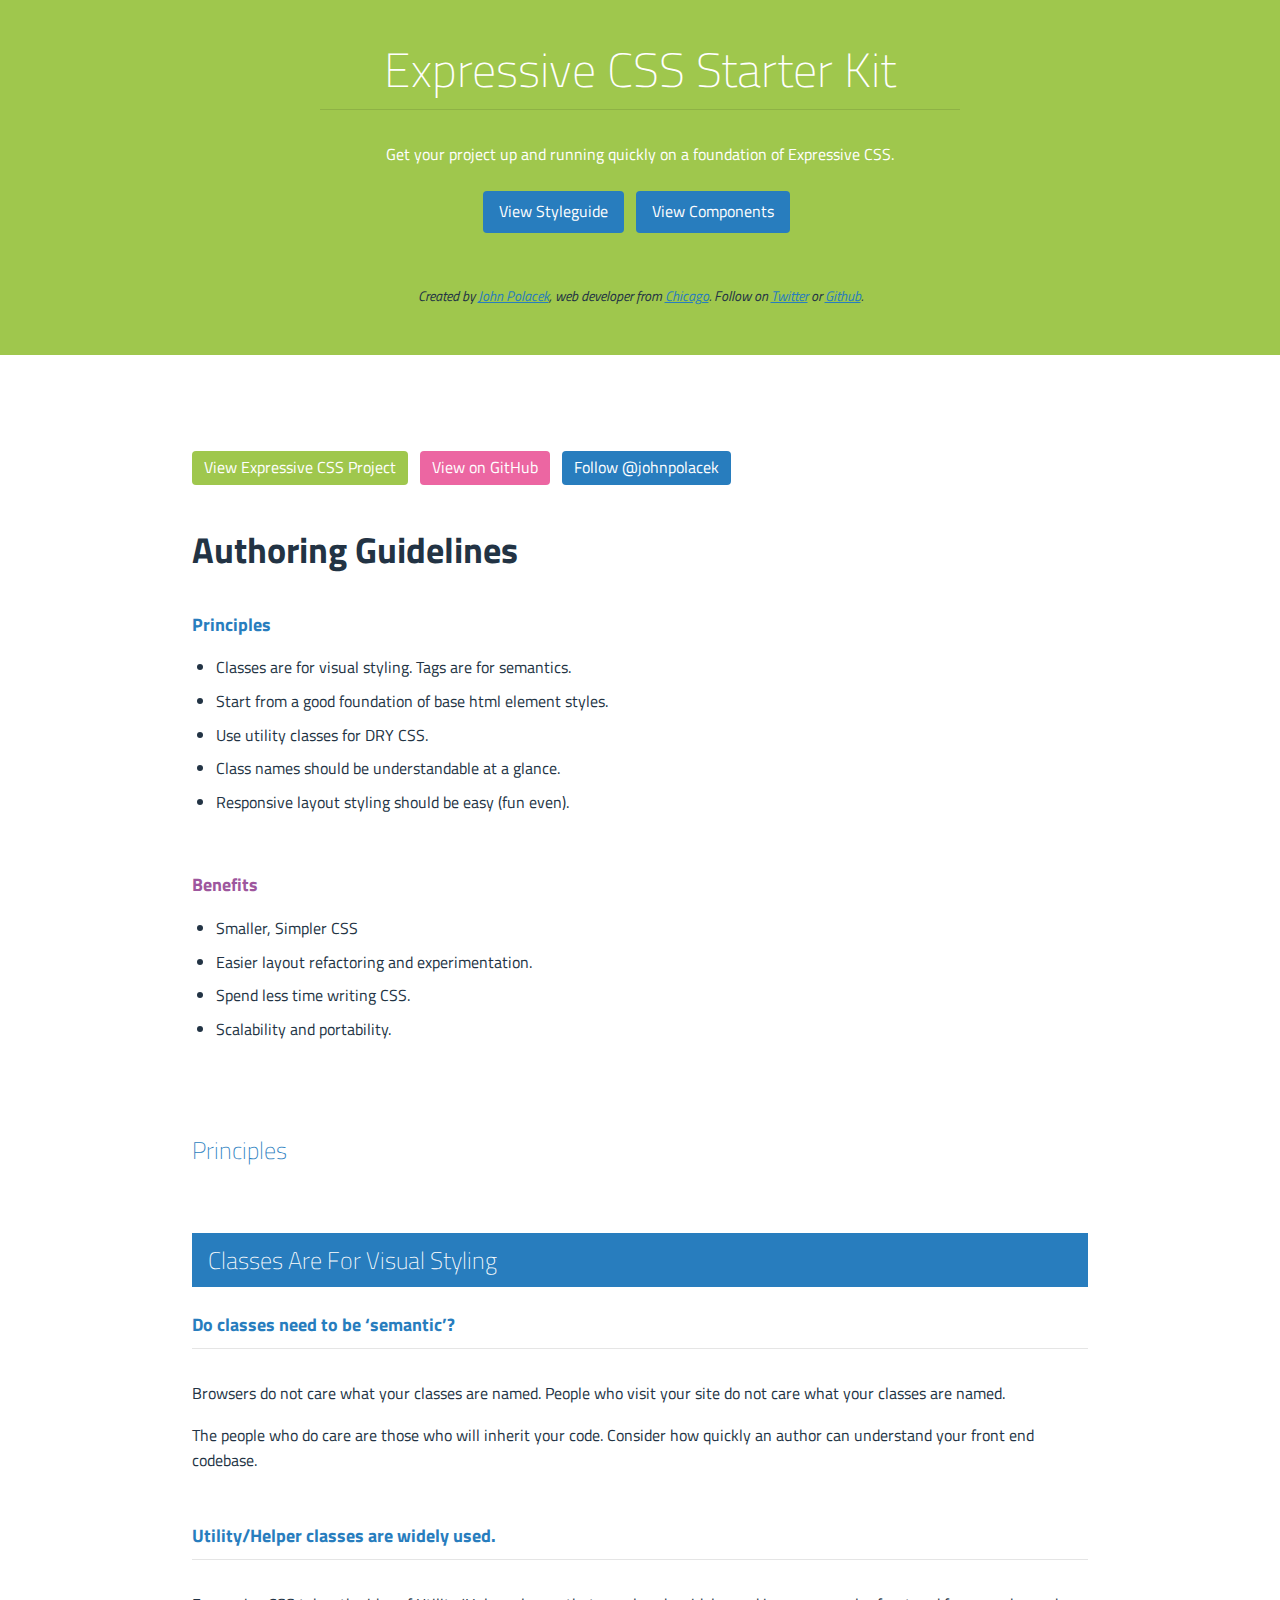
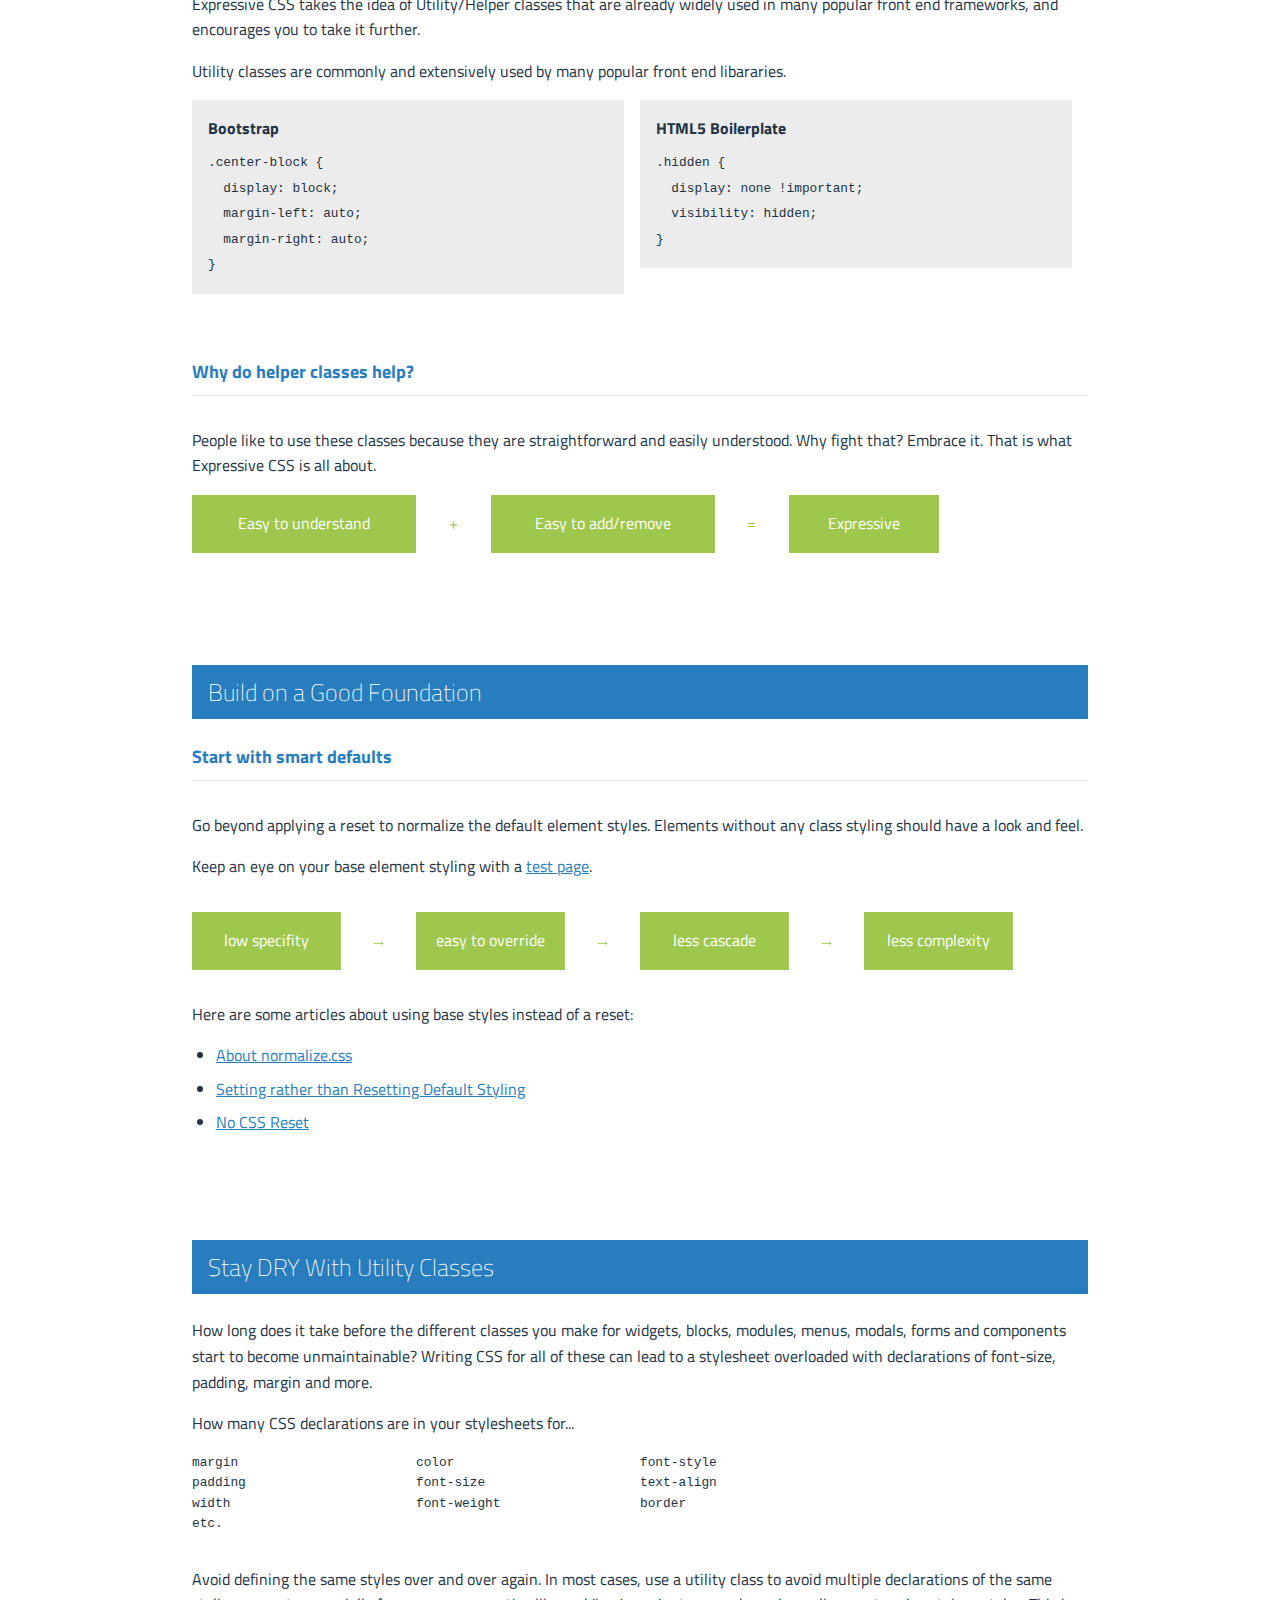
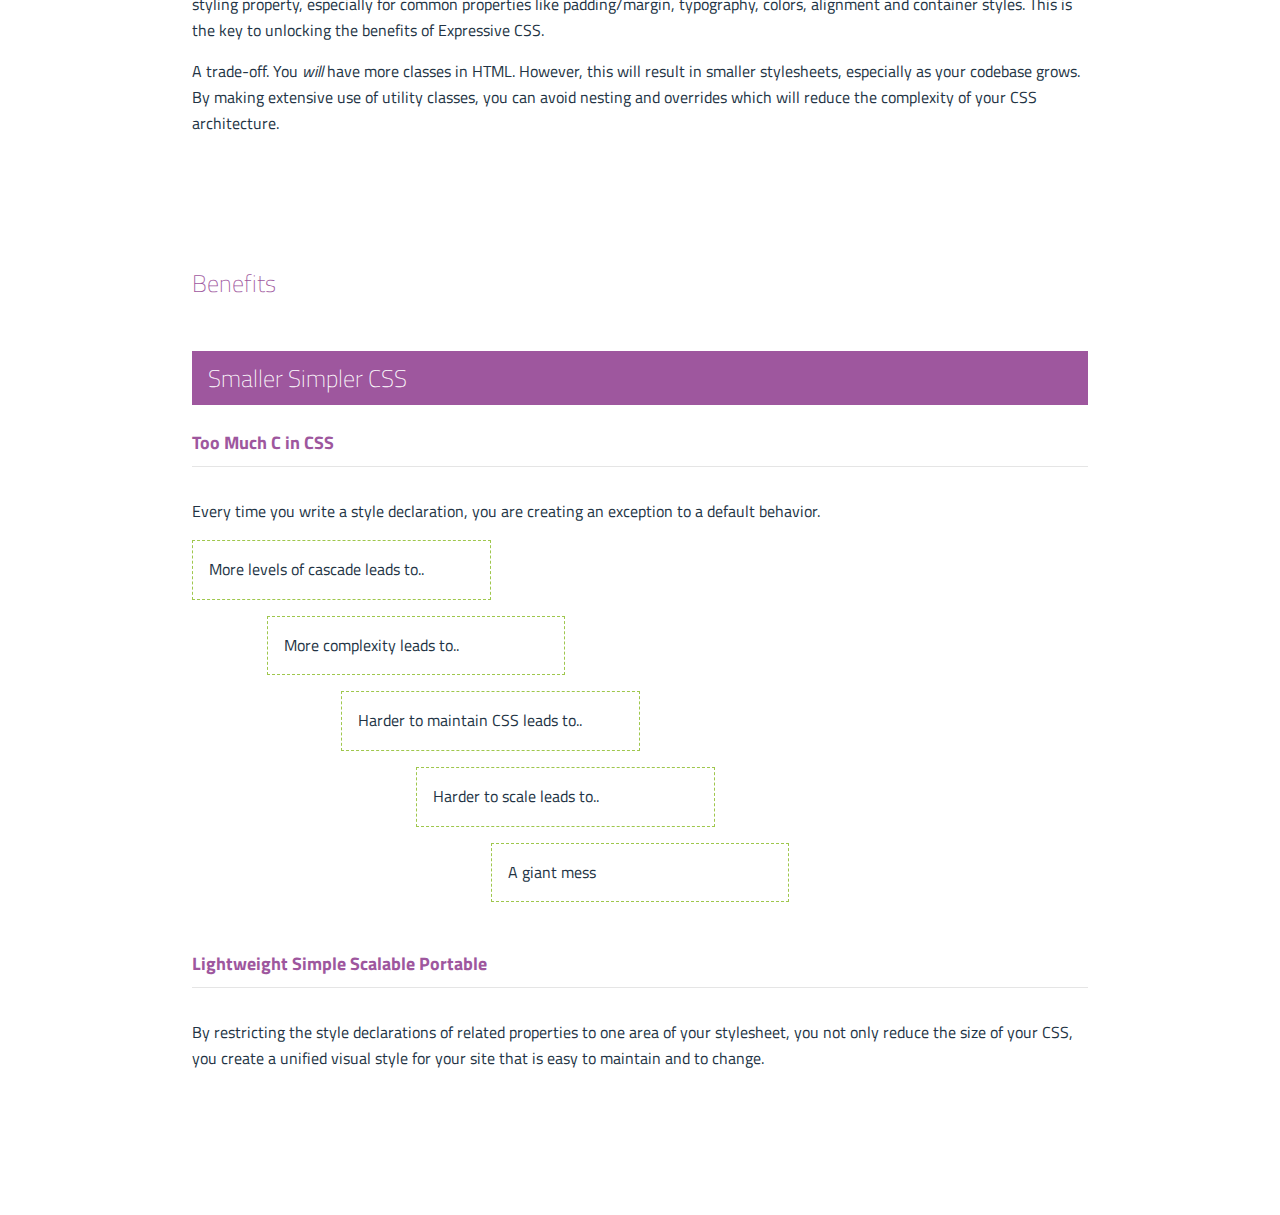
<file: index.html>
<!doctype html>
<html class="no-js" lang="">
    <head>
        <meta charset="utf-8">
        <meta http-equiv="x-ua-compatible" content="ie=edge">
        <title>Expressive CSS Starter Kit</title>
        <meta name="description" content="An approach to writing lightweight, scalable CSS using utility classes that are easy to write and understand.">
        <meta name="viewport" content="width=device-width, initial-scale=1">
        <link href='http://fonts.googleapis.com/css?family=Titillium+Web:400,700,400italic,200,200italic' rel='stylesheet' type='text/css'>
        <link rel="stylesheet" href="./css/style.min.css">
        <link rel="shortcut icon" href="favicon.ico">
    </head>
    <body>

        <section class="grid-12 pad-3-vert s-pad-0-sides text-center marg-3-bottom bgr-green text-white">
            <div class="box-640 box-center ">
                <h1 class="marg-3-bottom text-light border-bottom">Expressive CSS Starter Kit</h1>
                <p>Get your project up and running quickly on a foundation of Expressive CSS.</p>
                <p class="pad-1-top pad-3-bottom marg-2-bottom">
                    <a class="btn btn-large bgr-blue marg-1-right" href="./styleguide/">View Styleguide</a>
                    <a class="btn btn-large bgr-blue marg-1-right" href="./styleguide/components.html">View Components</a>
                </p>
                <p class="text-dark text-14 italic pad-2-bottom">Created by <a href="http://johnpolacek.com">John Polacek</a>, web developer from <a href="http://chicagotechevents.com">Chicago</a>. Follow on <a href="https://twitter.com/johnpolacek">Twitter</a> or <a href="https://github.com/johnpolacek">Github</a>.</p>
            </div>
        </section>

        <div class="box-960 box-center clearfix pad-3 s-pad-2 marg-3-bottom">
            <section class="grid-12 pad-3-top s-pad-0">
                <div class="pad-3-vert">
                    <a class="btn marg-1-right" href="http://johnpolacek.github.io/expressive-css/">View Expressive CSS Project</a>
                    <a class="btn bgr-pink marg-1-right" href="https://github.com/johnpolacek/expressive-css-starter-kit/">View on GitHub</a>
                    <a class="btn bgr-blue" href="https://twitter.com/johnpolacek">Follow @johnpolacek</a>
                </div>
                <h2 class="pad-3-bottom">Authoring Guidelines</h2>
                <h4 class="text-blue">Principles</h4>
                <ul>
                    <li>Classes are for visual styling. Tags are for semantics.</li>
                    <li>Start from a good foundation of base html element styles.</li>
                    <li>Use utility classes for DRY CSS.</li>
                    <li>Class names should be understandable at a glance.</li>
                    <li>Responsive layout styling should be easy (fun even).</li>
                </ul>

                <h4 class="pad-3-top text-purple">Benefits</h4>
                <ul>
                    <li>Smaller, Simpler CSS</li>
                    <li>Easier layout refactoring and experimentation.</li>
                    <li>Spend less time writing CSS.</li>
                    <li>Scalability and portability.</li>
                </ul>
            </section>

            <section class="grid-12 pad-3-vert s-pad-0">
                <div class="grid-12 pad-3-bottom">
                    <h3 class="h1 pad-3-vert text-light text-blue">Principles</h3>
                </div>
                <div class="grid-12 pad-1-bottom">
                    <h3 class="marg-2-bottom bgr-blue text-white text-light pad-2-sides pad-1-vert">Classes Are For Visual Styling</h3>
                </div>
                <div class="grid-12 pad-3-bottom">
                    <h4 class="pad-1-bottom text-blue border-bottom marg-3-bottom">Do classes need to be ‘semantic’?</h4>
                    <p>Browsers do not care what your classes are named. People who visit your site do not care what your classes are named.</p>
                    <p>The people who do care are those who will inherit your code. Consider how quickly an author can understand your front end codebase.</p>
                    <h4 class="pad-1-bottom text-blue border-bottom marg-3-vert">Utility/Helper classes are widely used.</h4>
                    <p>Expressive CSS takes the idea of Utility/Helper classes that are already widely used in many popular front end frameworks, and encourages you to take it further.</p>
                    <p>Utility classes are commonly and extensively used by many popular front end libararies.</p>
                    <div class="grid-6 pad-2-right">
                        <div class="grid-12 pad-2 pad-0-bottom bgr-grey-lt">
                            <h6 class="pad-1-bottom">Bootstrap</h6>
<pre><code>.center-block {
  display: block;
  margin-left: auto;
  margin-right: auto;
}</code></pre>
                        </div>
                    </div>
                    <div class="grid-6 pad-2-right">
                        <div class="grid-12 pad-2 pad-0-bottom bgr-grey-lt">
                            <h6 class="pad-1-bottom">HTML5 Boilerplate</h6>
<pre><code>.hidden {
  display: none !important;
  visibility: hidden;
}
</code></pre>
                        </div>
                    </div>
                    <div class="grid-12 marg-3-top">
                        <h4 class="pad-1-bottom text-blue border-bottom marg-3-vert">Why do helper classes help?</h4>
                        <p>People like to use these classes because they are straightforward and easily understood. Why fight that? Embrace it. That is what Expressive CSS is all about.</p>
                        <p class="grid-12 text-center">
                            <span class="bgr-green text-white grid-3 s-grid-12 pad-2-vert pad-1-sides">Easy to understand</span>
                            <span class="grid-1 s-grid-12 pad-2-vert s-pad-1-vert pad-1-sides text-green">+</span>
                            <span class="bgr-green text-white grid-3 m-grid-4 s-grid-12 pad-2-vert pad-1-sides">Easy to add/remove</span>
                            <span class="grid-1 s-grid-12 pad-2-vert s-pad-1-vert pad-1-sides text-green">=</span>
                            <span class="bgr-green text-white grid-2 m-grid-3 s-grid-12 pad-2-vert pad-1-sides">Expressive</span>
                        </p>
                    </div>
                </div>
            </section>

            <section class="grid-12 pad-3-vert s-pad-0">
                <div class="grid-12 pad-1-bottom">
                    <h3 class="marg-2-bottom bgr-blue text-white text-light pad-2-sides pad-1-vert">Build on a Good Foundation</h3>
                </div>
                <div class="grid-12 pad-3-bottom">
                    <h4 class="pad-1-bottom text-blue border-bottom marg-3-bottom">Start with smart defaults</h4>
                    <p>Go beyond applying a reset to normalize the default element styles. Elements without any class styling should have a look and feel.</p>
                    <p>Keep an eye on your base element styling with a <a href="./styleguide/base.html">test page</a>.</p>
                    <div class="grid-12 pad-2-top text-center s-marg-3-bottom">
                        <div class="grid-12">
                            <span class="s-marg-1-bottom m-marg-2-bottom bgr-green text-white grid-2 m-grid-4 s-grid-10 pad-2-vert pad-1-sides">low specifity</span>
                            <span class="s-marg-1-bottom m-marg-2-bottom grid-1 s-grid-2 pad-2-vert pad-1-sides text-green">&#8594;</span>
                            <span class="s-marg-1-bottom m-marg-2-bottom bgr-green text-white grid-2 m-grid-4 s-grid-10 pad-2-vert pad-1-sides">easy to override</span>
                            <span class="s-marg-1-bottom m-marg-2-bottom grid-1 s-grid-2 pad-2-vert pad-1-sides text-green">&#8594;</span>
                            <span class="s-marg-1-bottom m-marg-2-bottom bgr-green text-white grid-2 m-grid-4 s-grid-10 pad-2-vert pad-1-sides">less cascade</span>
                            <span class="s-marg-1-bottom m-marg-2-bottom grid-1 s-grid-2 pad-2-vert pad-1-sides text-green">&#8594;</span>
                            <span class="s-marg-1-bottom m-marg-2-bottom bgr-green text-white grid-2 m-grid-4 s-grid-10 pad-2-vert pad-1-sides">less complexity</span>
                        </div>
                    </div>
                    <div class="grid-12 pad-3-top">
                        <p>Here are some articles about using base styles instead of a reset:</p>
                        <ul class="marg-0">
                            <li><a href="http://nicolasgallagher.com/about-normalize-css/">About normalize.css</a></li>
                            <li><a href="http://blog.teamtreehouse.com/setting-rather-than-resetting-default-styling">Setting rather than Resetting Default Styling</a></li>
                            <li><a href="http://snook.ca/archives/html_and_css/no_css_reset/">No CSS Reset</a></li>
                        </ul>
                    </div>
                </div>
            </section>

            <section class="grid-12 pad-3-vert s-pad-0">
                <div class="grid-12 pad-1-bottom">
                    <h3 class="marg-2-bottom bgr-blue text-white text-light pad-2-sides pad-1-vert">Stay DRY With Utility Classes</h3>
                </div>
                <div class="grid-12 pad-3-bottom">
                    <p>How long does it take before the different classes you make for widgets, blocks, modules, menus, modals, forms and components start to become unmaintainable? Writing CSS for all of these can lead to a stylesheet overloaded with declarations of font-size, padding, margin and more.</p>
                    <p>How many CSS declarations are in your stylesheets for...</p>
                    <div class="grid-12 pad-3-bottom">
                        <code>
                            <div class="grid-4 l-grid-3">
                                margin<br>
                                padding<br>
                                width<br>
                                etc.
                            </div>
                            <div class="grid-4 l-grid-3">
                                color<br>
                                font-size<br>
                                font-weight
                            </div>
                            <div class="grid-4 l-grid-3">
                                font-style<br>
                                text-align<br>
                                border
                            </div>
                        </code>
                    </div>
                    <p>Avoid defining the same styles over and over again. In most cases, use a utility class to avoid multiple declarations of the same styling property, especially for common properties like padding/margin, typography, colors, alignment and container styles. This is the key to unlocking the benefits of Expressive CSS.</p>

                    <p>A trade-off. You <em>will</em> have more classes in HTML. However, this will result in smaller stylesheets, especially as your codebase grows. By making extensive use of utility classes, you can avoid nesting and overrides which will reduce the complexity of your CSS architecture.</p>

                </div>
            </section>

            <section class="grid-12 pad-3-vert s-pad-0">
                <div class="grid-12 pad-3-bottom">
                    <h3 class="h1 pad-2-vert text-light text-purple">Benefits</h3>
                </div>
                <div class="grid-12 pad-1-bottom">
                    <h3 class="marg-2-bottom bgr-purple text-white text-light pad-2-sides pad-1-vert">Smaller Simpler CSS</h3>
                </div>
                <div class="grid-12 pad-3-bottom">
                    <h4 class="pad-1-bottom text-purple border-bottom marg-3-bottom">Too Much C in CSS</h4>
                    <p>Every time you write a style declaration, you are creating an exception to a default behavior.</p>
                    <div class="grid-12 marg-2-bottom">
                        <div class="grid-4 m-grid-6 s-grid-8 pad-2 border border-green border-dashed">
                            <p class="pad-0">More levels of cascade leads&nbsp;to..</p>
                        </div>
                    </div>
                    <div class="grid-12 marg-2-bottom">
                        <div class="offset-1 m-offset-1 s-offset-1 grid-4 m-grid-6 s-grid-8 pad-2 border border-green border-dashed">
                            <p class="pad-0">More complexity leads&nbsp;to..</p>
                        </div>
                    </div>
                    <div class="grid-12 marg-2-bottom">
                        <div class="offset-2 m-offset-2 s-offset-2 grid-4 m-grid-6 s-grid-8 pad-2 border border-green border-dashed">
                            <p class="pad-0">Harder to maintain CSS leads&nbsp;to..</p>
                        </div>
                    </div>
                    <div class="grid-12 marg-2-bottom">
                        <div class="offset-3 m-offset-3 s-offset-3 grid-4 m-grid-6 s-grid-8 pad-2 border border-green border-dashed">
                            <p class="pad-0">Harder to scale leads&nbsp;to..</p>
                        </div>
                    </div>
                    <div class="grid-12 marg-2-bottom">
                        <div class="offset-4 m-offset-4 s-offset-4 grid-4 m-grid-6 s-grid-8 pad-2 border border-green border-dashed">
                            <p class="pad-0">A giant mess</p>
                        </div>
                    </div>

                    <h4 class="grid-12 pad-1-bottom text-purple border-bottom marg-3-vert">Lightweight Simple Scalable Portable</h4>
                    <p>By restricting the style declarations of related properties to one area of your stylesheet, you not only reduce the size of your CSS, you create a unified visual style for your site that is easy to maintain and to change.</p>
                </div>
            </section>
        </div>

        <script>
        (function(b,o,i,l,e,r){b.GoogleAnalyticsObject=l;b[l]||(b[l]=
        function(){(b[l].q=b[l].q||[]).push(arguments)});b[l].l=+new Date;
        e=o.createElement(i);r=o.getElementsByTagName(i)[0];
        e.src='https://www.google-analytics.com/analytics.js';
        r.parentNode.insertBefore(e,r)}(window,document,'script','ga'));
        ga('create','UA-2821890-9','auto');ga('send','pageview');
        </script>
    </body>
</html>
</file>
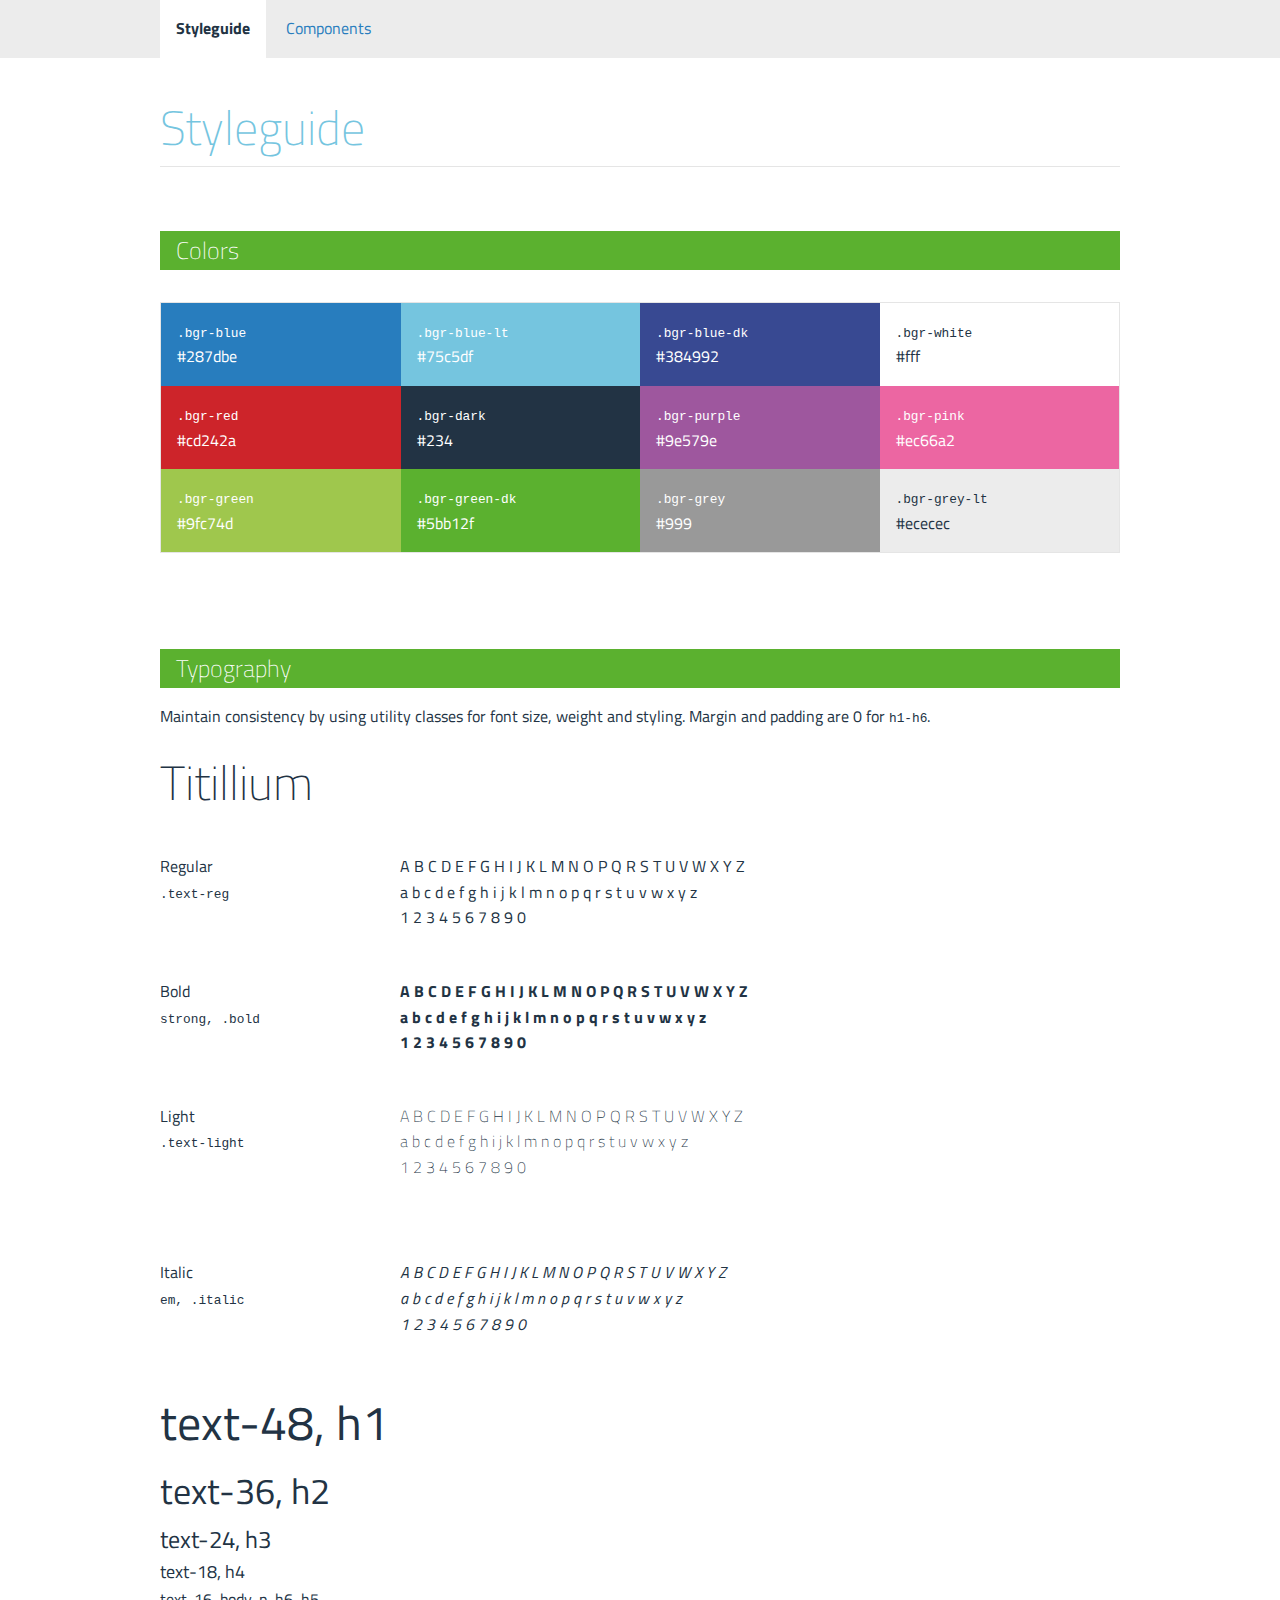
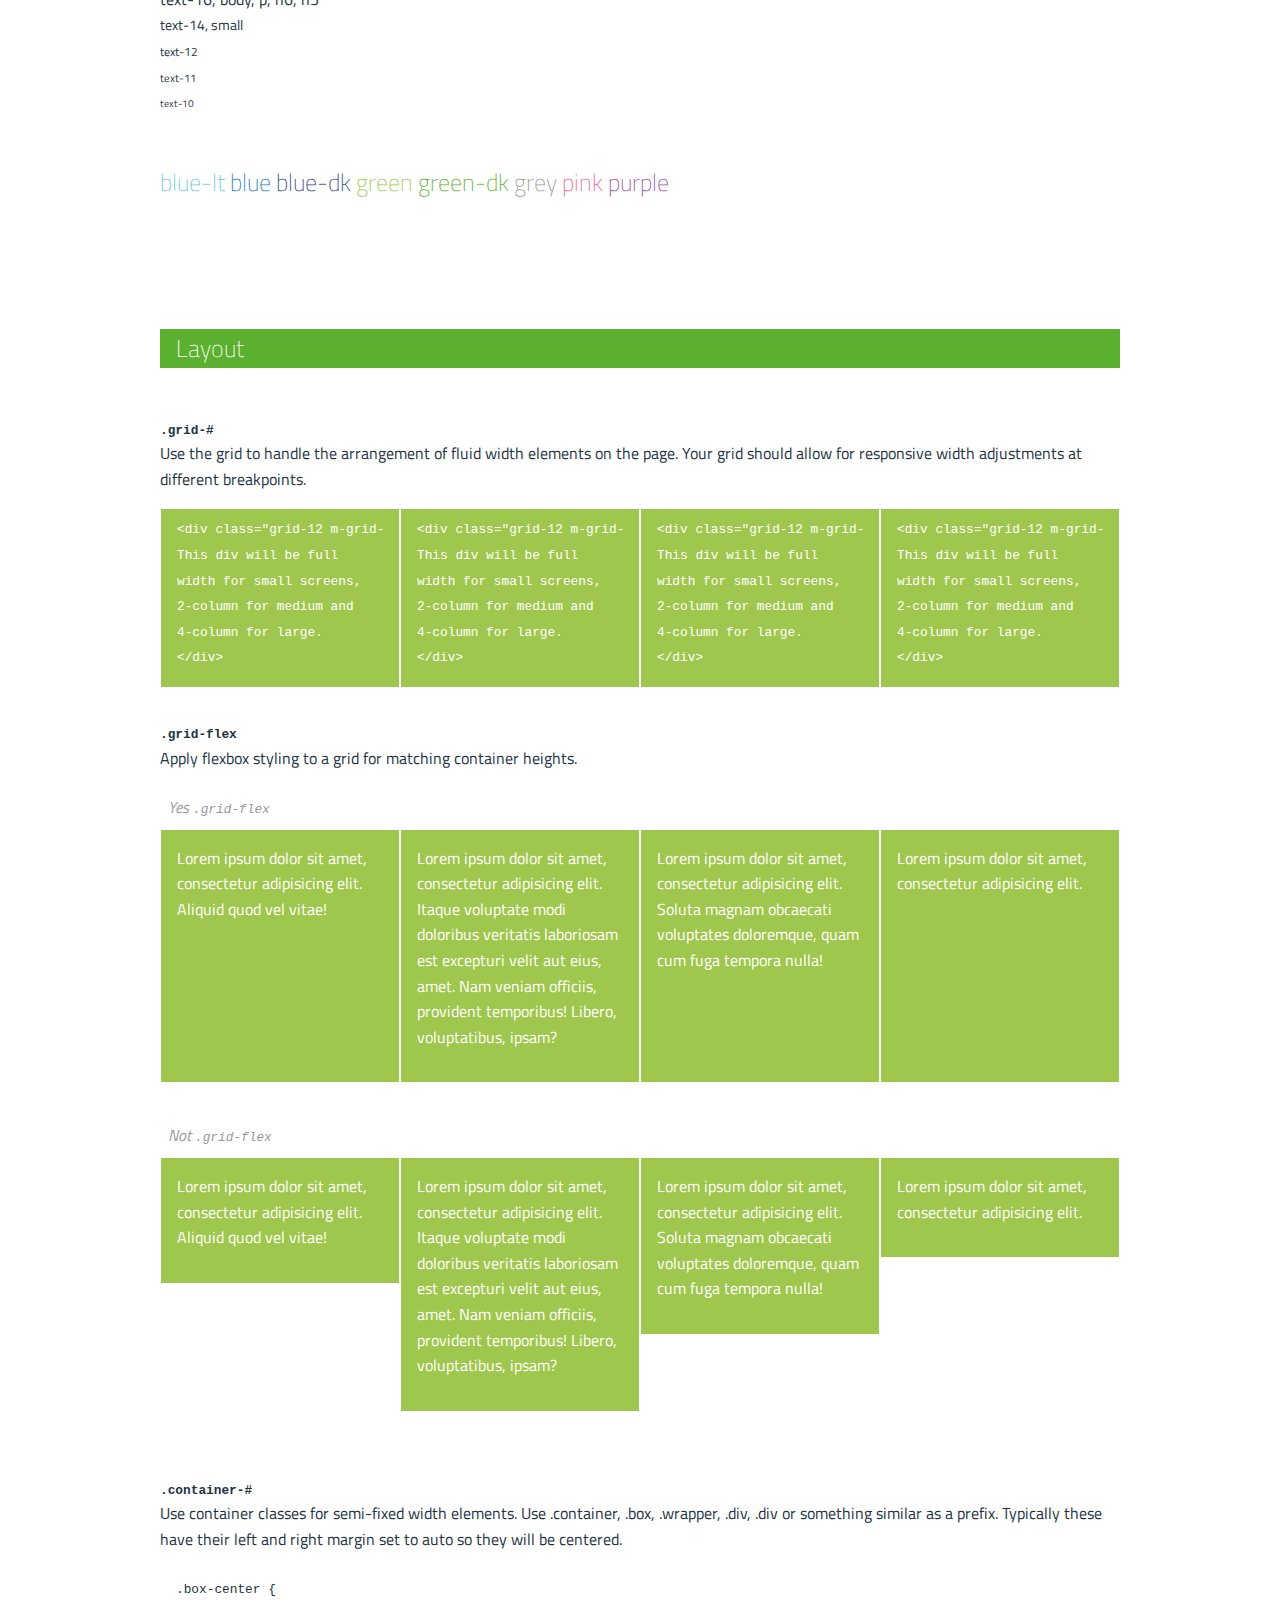
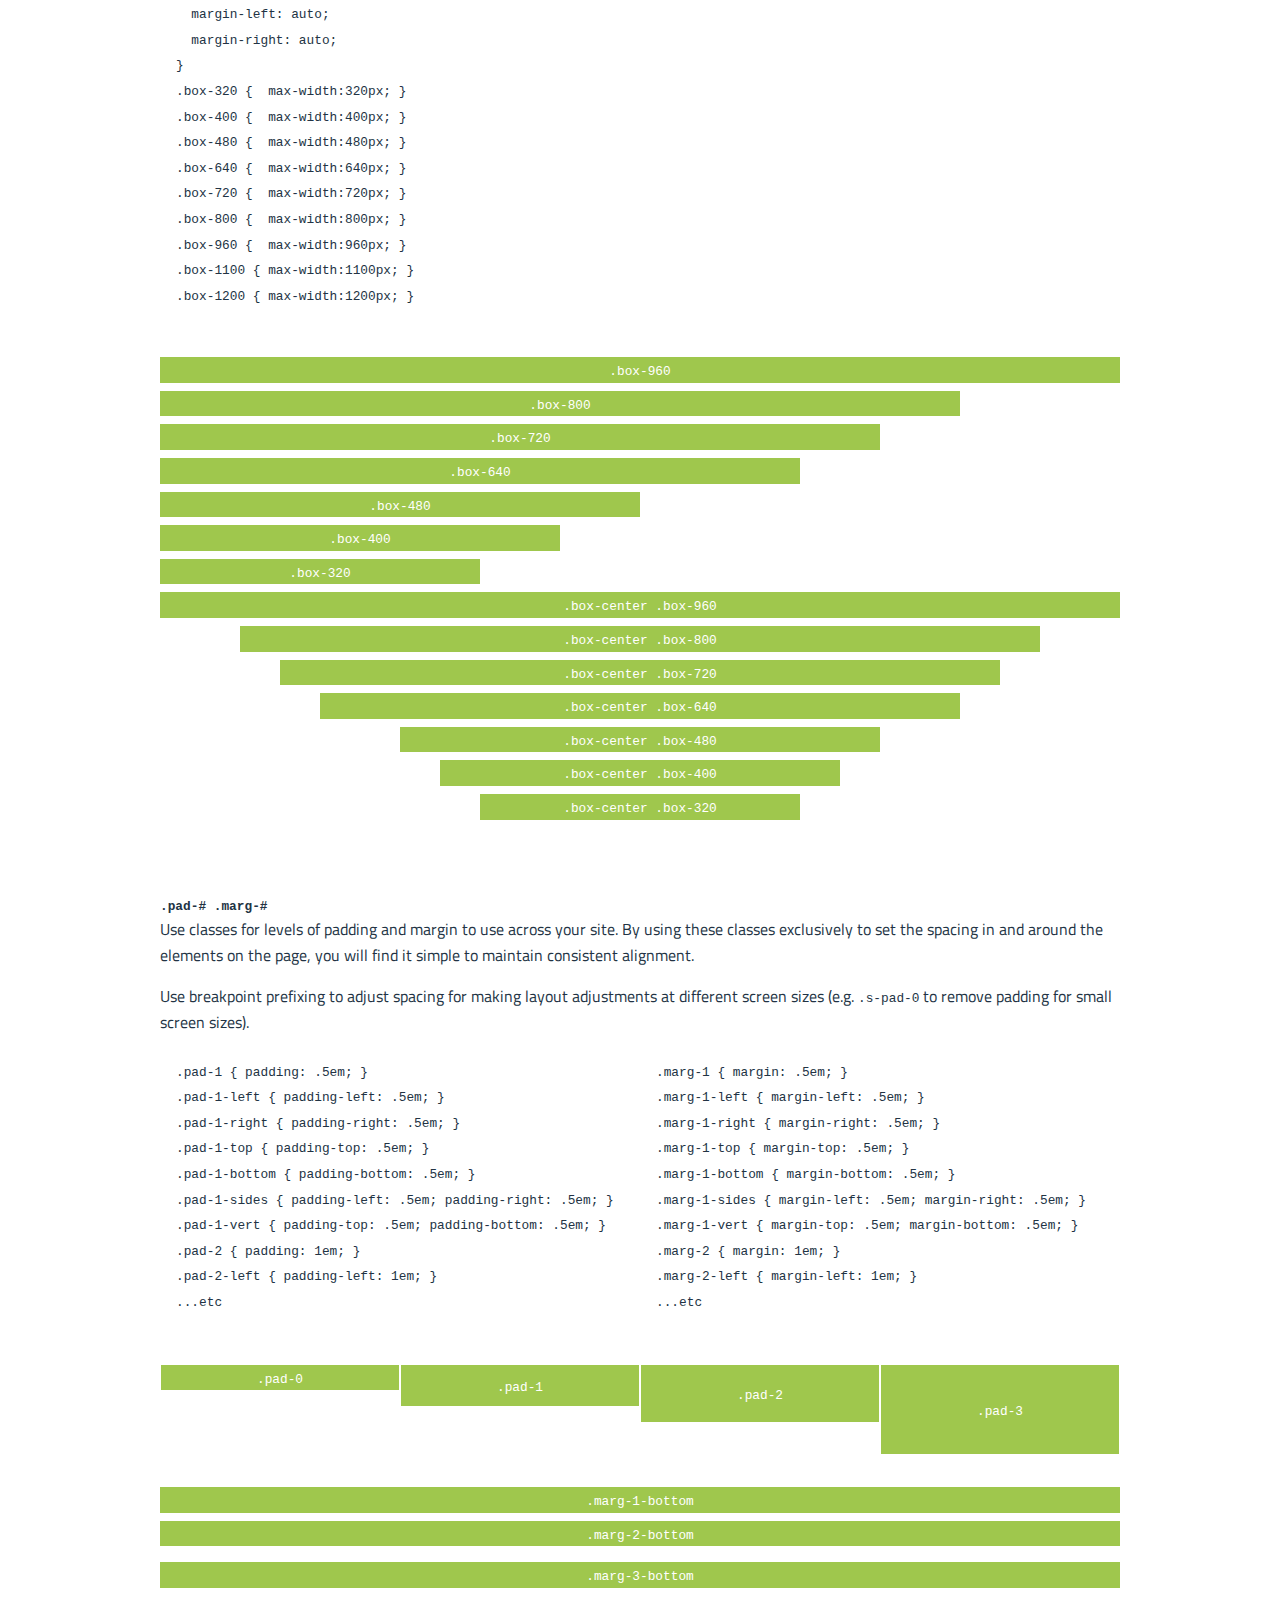
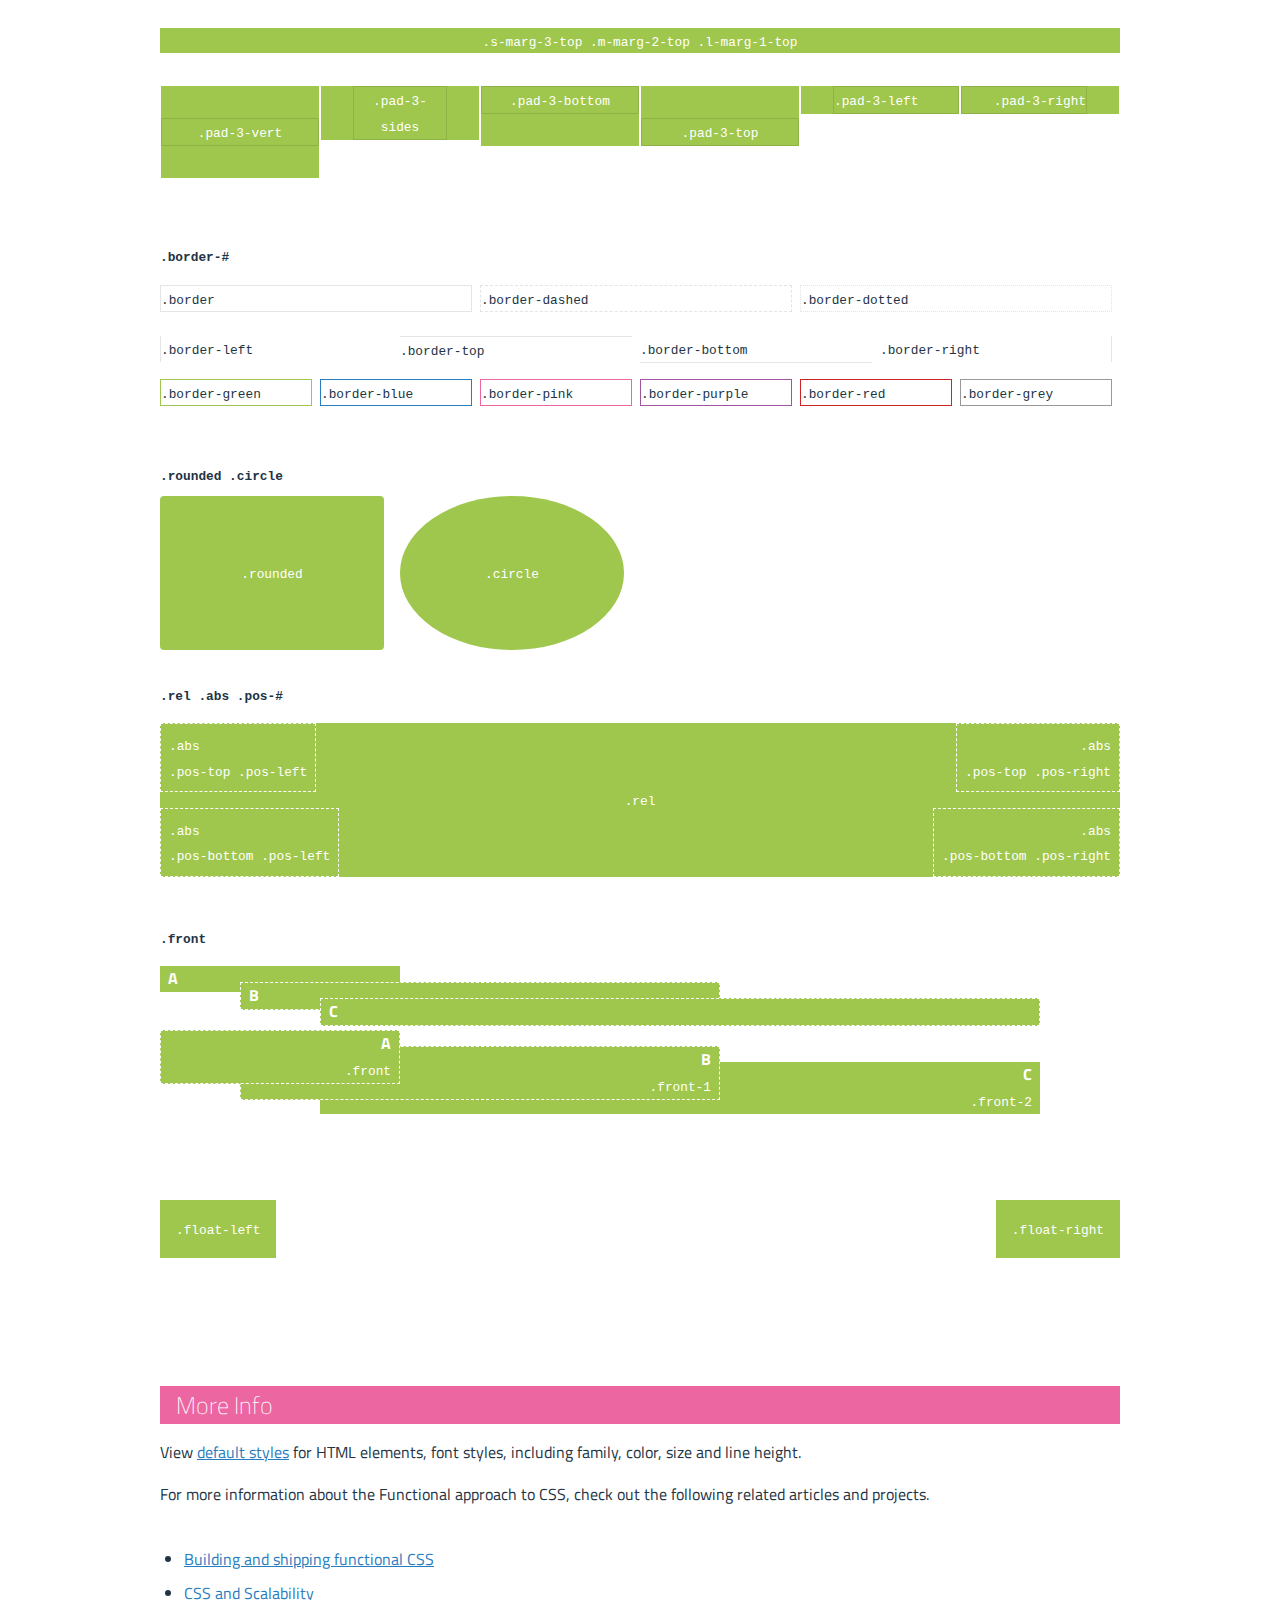
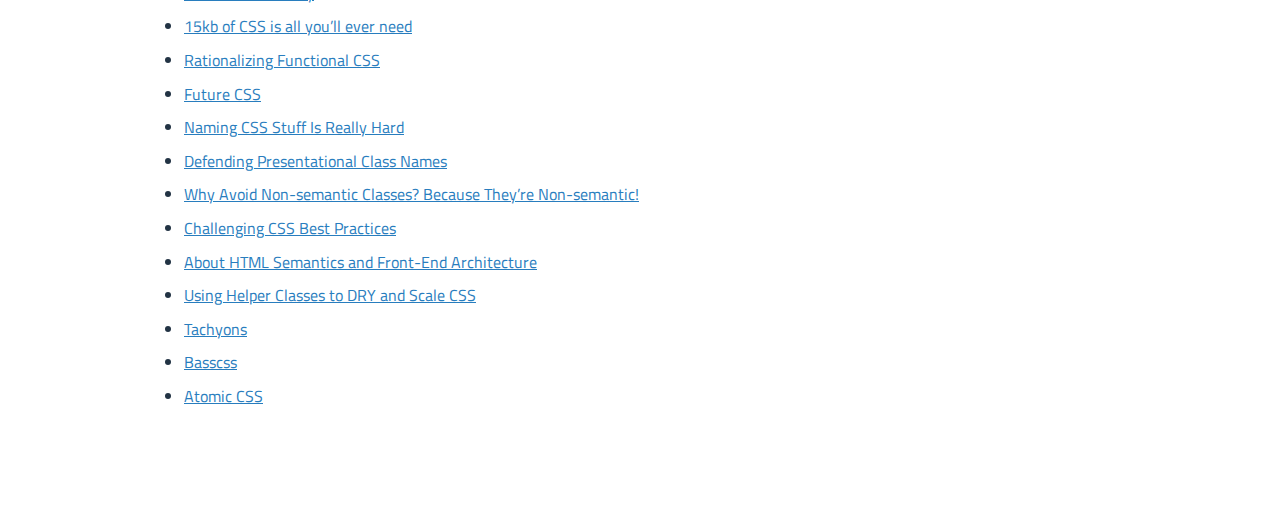
<file: styleguide/index.html>
<!doctype html>
<html class="no-js" lang="">
    <head>
        <meta charset="utf-8">
        <meta http-equiv="x-ua-compatible" content="ie=edge">
        <title>Expressive CSS Starter Kit</title>
        <meta name="description" content="An approach to writing CSS using utility classes that are easy to write and understand.">
        <meta name="viewport" content="width=device-width, initial-scale=1">
        <link href='http://fonts.googleapis.com/css?family=Titillium+Web:400,700,400italic,200,200italic' rel='stylesheet' type='text/css'>
        <link rel="stylesheet" href="../css/style.min.css">
        <link rel="shortcut icon" href="../favicon.ico">
    </head>
    <body>

        <nav class="grid-12 bgr-grey-lt">
            <div class="box-960 box-center">
                <span class="inline bold bgr-white pad-2" href="index.html">Styleguide</span>
                <a class="inline pad-2-vert pad-2 border-0" href="components.html">Components</a>
            </div>
        </nav>

        <section class="grid-12 pad-3 s-pad-2">
            <div class="box-960 box-center pad-3-bottom">
                <h1 class="marg-3-bottom text-blue-lt text-light border-bottom">Styleguide</h1>
            </div>
            
            <div class="box-960 box-center">
                <div class="grid-12 pad-2-bottom">
                    <h3 class="marg-2-bottom bgr-green-dk text-white text-light pad-2-sides">Colors</h3>
                </div>
                <div class="grid-12 marg-3-bottom border">
                    <div class="bgr-blue grid-3 m-grid-4 s-grid-6 pad-2 text-white">
                        <code>.bgr-blue</code><br/>#287dbe
                    </div>
                    <div class="bgr-blue-lt grid-3 m-grid-4 s-grid-6 pad-2 text-white">
                        <code>.bgr-blue-lt</code><br/>#75c5df
                    </div>
                    <div class="bgr-blue-dk grid-3 m-grid-4 s-grid-6 pad-2 text-white">
                        <code>.bgr-blue-dk</code><br/>#384992
                    </div>
                    <div class="bgr-white grid-3 m-grid-4 s-grid-6 pad-2 text-gray">
                        <code>.bgr-white</code><br/>#fff
                    </div>
                    <div class="bgr-red grid-3 m-grid-4 s-grid-6 pad-2 text-white">
                        <code>.bgr-red</code><br/>#cd242a
                    </div>
                    <div class="bgr-dark grid-3 m-grid-4 s-grid-6 pad-2 text-white">
                        <code>.bgr-dark</code><br/>#234
                    </div>
                    <div class="bgr-purple grid-3 m-grid-4 s-grid-6 pad-2 text-white">
                        <code>.bgr-purple</code><br/>#9e579e
                    </div>
                    <div class="bgr-pink grid-3 m-grid-4 s-grid-6 pad-2 text-white">
                        <code>.bgr-pink</code><br/>#ec66a2
                    </div>
                    <div class="bgr-green grid-3 m-grid-4 s-grid-6 pad-2 text-white">
                        <code>.bgr-green</code><br/>#9fc74d
                    </div>
                    <div class="bgr-green-dk grid-3 m-grid-4 s-grid-6 pad-2 text-white">
                        <code>.bgr-green-dk</code><br/>#5bb12f
                    </div>
                    <div class="bgr-grey grid-3 m-grid-4 s-grid-6 pad-2 text-white">
                        <code>.bgr-grey</code><br/>#999
                    </div>
                    <div class="bgr-grey-lt grid-3 m-grid-4 s-grid-6 pad-2 text-gray">
                        <code>.bgr-grey-lt</code><br/>#ececec
                    </div>
                </div>
            </div>
        </section>

        <section class="grid-12 pad-3 s-pad-2">
            <div class="box-960 box-center">
                <div class="grid-12">
                    <h3 class="marg-2-bottom bgr-green-dk text-white text-light pad-2-sides">Typography</h3>
                    <p>Maintain consistency by using utility classes for font size, weight and styling. Margin and padding are 0 for <code>h1-h6</code>.</p>
                </div>
                <div class="grid-12 pad-3-bottom">
                    <h3 class="grid-12 text-48 text-light marg-3-bottom">Titillium</h3>
                    <div class="grid-12 pad-3-bottom">
                        <div class="grid-3 m-grid-4 s-grid-12 pad-3-right">
                            <p>Regular<br/><code class="text-small-2">.text-reg</code></p>
                        </div>
                        <div class="grid-9 m-grid-8 s-grid-12">
                            <p>
                                A B C D E F G H I J K L M N O P Q R S T U V W X Y Z<br/>
                                a b c d e f g h i j k l m n o p q r s t u v w x y z<br/>
                                1 2 3 4 5 6 7 8 9 0
                            </p>
                        </div>
                    </div>
                    <div class="grid-12 pad-3-bottom">
                        <div class="grid-3 m-grid-4 s-grid-12 pad-3-right">
                            <p>Bold<br/><code class="text-small-2">strong, .bold</code></p>
                        </div>
                        <div class="grid-9 m-grid-8 s-grid-12">
                            <p class="bold">
                                A B C D E F G H I J K L M N O P Q R S T U V W X Y Z<br/>
                                a b c d e f g h i j k l m n o p q r s t u v w x y z<br/>
                                1 2 3 4 5 6 7 8 9 0
                            </p>
                        </div>
                    </div>
                    <div class="grid-12 pad-3-bottom">
                        <div class="grid-3 m-grid-4 s-grid-12 pad-3-right">
                            <p>Light<br/><code class="text-small-2">.text-light</code></p>
                        </div>
                        <div class="grid-9 m-grid-8 s-grid-12">
                            <p class="text-light">
                                A B C D E F G H I J K L M N O P Q R S T U V W X Y Z<br/>
                                a b c d e f g h i j k l m n o p q r s t u v w x y z<br/>
                                1 2 3 4 5 6 7 8 9 0
                            </p>
                        </div>
                    </div>
                </div>
                <div class="grid-12 pad-3-bottom">
                    <div class="grid-3 m-grid-4 s-grid-12 pad-3-right">
                        <p>Italic<br/><code class="text-small-2">em, .italic</code></p>
                    </div>
                    <div class="grid-9 m-grid-8 s-grid-12">
                        <p class="italic">
                            A B C D E F G H I J K L M N O P Q R S T U V W X Y Z<br/>
                            a b c d e f g h i j k l m n o p q r s t u v w x y z<br/>
                            1 2 3 4 5 6 7 8 9 0
                        </p>
                    </div>
                </div>
                <div class="grid-12 pad-3-bottom">
                    <div class="grid-12 pad-3-bottom">
                        <div class="grid-12 pad-2-bottom">
                            <span class="text-48">text-48, h1</span><br/>
                            <span class="text-36">text-36, h2</span><br/>
                            <span class="text-24">text-24, h3</span><br/>
                            <span class="text-18">text-18, h4</span><br/>
                            <span class="text-16">text-16, body, p, h6, h5</span><br/>
                            <span class="text-14">text-14, small</span><br/>
                            <span class="text-12">text-12</span><br/>
                            <span class="text-11">text-11</span><br/>
                            <span class="text-10">text-10</span><br/>
                        </div>
                    </div>

                    <div class="grid-12 pad-3-bottom text-light text-24">
                        <span class="text-blue-lt">blue-lt</span>
                        <span class="text-blue">blue</span>
                        <span class="text-blue-dk">blue-dk</span>
                        <span class="text-green">green</span>
                        <span class="text-green-dk">green-dk</span>
                        <span class="text-grey">grey</span>
                        <span class="text-pink">pink</span>
                        <span class="text-purple">purple</span>
                    </div>
                </div>
            </div>
        </section>

        <section class="grid-12 pad-3 s-pad-2">
            <div class="box-960 box-center">
                <div class="grid-12 pad-3-bottom">
                    <h3 class="marg-2-bottom bgr-green-dk text-white text-light pad-2-sides">Layout</h3>
                </div>
                <div class="grid-12 pad-3-bottom">
                    <div class="grid-12 pad-3-bottom">
                        <h5><code>.grid-#</code></h5>
                        <p>Use the grid to handle the arrangement of fluid width elements on the page. Your grid should allow for responsive width adjustments at different breakpoints.</p>
                        <div class="grid-12 text-white">
                            <div class="grid-3 m-grid-6 s-grid-12 border border-white bgr-green pad-2-sides pad-1-top text-small">
<pre><code>&lt;div class="grid-12 m-grid-6 l-grid-3"&gt;
This div will be full 
width for small screens, 
2-column for medium and 
4-column for large.
&lt;/div&gt;</code></pre>
                            </div>
                            <div class="grid-3 m-grid-6 s-grid-12 border border-white bgr-green pad-2-sides pad-1-top text-small">
<pre><code>&lt;div class="grid-12 m-grid-6 l-grid-3"&gt;
This div will be full 
width for small screens, 
2-column for medium and 
4-column for large.
&lt;/div&gt;</code></pre>
                            </div>
                            <div class="grid-3 m-grid-6 s-grid-12 border border-white bgr-green pad-2-sides pad-1-top text-small">
<pre><code>&lt;div class="grid-12 m-grid-6 l-grid-3"&gt;
This div will be full 
width for small screens, 
2-column for medium and 
4-column for large.
&lt;/div&gt;</code></pre>
                            </div>
                            <div class="grid-3 m-grid-6 s-grid-12 border border-white bgr-green pad-2-sides pad-1-top text-small">
<pre><code>&lt;div class="grid-12 m-grid-6 l-grid-3"&gt;
This div will be full 
width for small screens, 
2-column for medium and 
4-column for large.
&lt;/div&gt;</code></pre>
                            </div>
                        </div>
                    </div>

                    <div class="grid-12 pad-3-bottom">
                        <h5><code>.grid-flex</code></h5>
                        <p>Apply flexbox styling to a grid for matching container heights.</p>

                        <div class="grid-12 grid-flex pad-3-bottom text-white text-small">
                            <div class="grid-12 text-grey pad-1"><em>Yes <code>.grid-flex</code></em></div>
                            <div class="grid-3 pad-2 border border-white bgr-green">
                                <p>Lorem ipsum dolor sit amet, consectetur adipisicing elit. Aliquid quod vel vitae!</p>
                            </div>
                            <div class="grid-3 pad-2 border border-white bgr-green">
                                <p>Lorem ipsum dolor sit amet, consectetur adipisicing elit. Itaque voluptate modi doloribus veritatis laboriosam est excepturi velit aut eius, amet. Nam veniam officiis, provident temporibus! Libero, voluptatibus, ipsam?</p>
                            </div>
                            <div class="grid-3 pad-2 border border-white bgr-green">
                                <p>Lorem ipsum dolor sit amet, consectetur adipisicing elit. Soluta magnam obcaecati voluptates doloremque, quam cum fuga tempora nulla!</p>
                            </div>
                            <div class="grid-3 pad-2 border border-white bgr-green">
                                <p>Lorem ipsum dolor sit amet, consectetur adipisicing elit.</p>
                            </div>
                        </div>
                        <div class="grid-12 pad-3-bottom text-white text-small">
                            <div class="grid-12 text-grey pad-1"><em>Not <code>.grid-flex</code></em></div>
                            <div class="grid-3 pad-2 border border-white bgr-green">
                                <p>Lorem ipsum dolor sit amet, consectetur adipisicing elit. Aliquid quod vel vitae!</p>
                            </div>
                            <div class="grid-3 pad-2 border border-white bgr-green">
                                <p>Lorem ipsum dolor sit amet, consectetur adipisicing elit. Itaque voluptate modi doloribus veritatis laboriosam est excepturi velit aut eius, amet. Nam veniam officiis, provident temporibus! Libero, voluptatibus, ipsam?</p>
                            </div>
                            <div class="grid-3 pad-2 border border-white bgr-green">
                                <p>Lorem ipsum dolor sit amet, consectetur adipisicing elit. Soluta magnam obcaecati voluptates doloremque, quam cum fuga tempora nulla!</p>
                            </div>
                            <div class="grid-3 pad-2 border border-white bgr-green">
                                <p>Lorem ipsum dolor sit amet, consectetur adipisicing elit.</p>
                            </div>
                        </div>
                    </div>
                    
                    <div class="grid-12 pad-3-bottom">
                        <h5><code>.container-#</code></h5>
                        <p>Use container classes for semi-fixed width elements. Use .container, .box, .wrapper, .div, .div or something similar as a prefix. Typically these have their left and right margin set to auto so they will be centered.</p>
                        <div class="grid-12 l-grid-6 border-green pad-2-sides pad-1-top text-small">
<pre><code>.box-center {
  margin-left: auto;
  margin-right: auto;
}
.box-320 {  max-width:320px; }
.box-400 {  max-width:400px; }
.box-480 {  max-width:480px; }
.box-640 {  max-width:640px; }
.box-720 {  max-width:720px; }
.box-800 {  max-width:800px; }
.box-960 {  max-width:960px; }
.box-1100 { max-width:1100px; }
.box-1200 { max-width:1200px; }</code></pre>
                        </div>
                        <div class="grid-12 pad-3-vert text-center text-white">
                            <div class="box-960 box-center marg-1-bottom bgr-green"><code>.box-960</code></div>
                            <div class="box-800 marg-1-bottom bgr-green"><code>.box-800</code></div>
                            <div class="box-720 marg-1-bottom bgr-green"><code>.box-720</code></div>
                            <div class="box-640 marg-1-bottom bgr-green"><code>.box-640</code></div>
                            <div class="box-480 marg-1-bottom bgr-green"><code>.box-480</code></div>
                            <div class="box-400 marg-1-bottom bgr-green"><code>.box-400</code></div>
                            <div class="box-320 marg-1-bottom bgr-green"><code>.box-320</code></div>
                            <div class="box-960 box-center box-center marg-1-bottom bgr-green"><code>.box-center .box-960</code></div>
                            <div class="box-800 box-center marg-1-bottom bgr-green"><code>.box-center .box-800</code></div>
                            <div class="box-720 box-center marg-1-bottom bgr-green"><code>.box-center .box-720</code></div>
                            <div class="box-640 box-center marg-1-bottom bgr-green"><code>.box-center .box-640</code></div>
                            <div class="box-480 box-center marg-1-bottom bgr-green"><code>.box-center .box-480</code></div>
                            <div class="box-400 box-center marg-1-bottom bgr-green"><code>.box-center .box-400</code></div>
                            <div class="box-320 box-center marg-1-bottom bgr-green"><code>.box-center .box-320</code></div>
                        </div>
                    </div>
                    
                    <div class="grid-12 pad-3-bottom">
                        <h5><code>.pad-# .marg-#</code></h5>
                        <p>Use classes for levels of padding and margin to use across your site. By using these classes exclusively to set the spacing in and around the elements on the page, you will find it simple to maintain consistent alignment.</p>
                        <p>Use breakpoint prefixing to adjust spacing for making layout adjustments at different screen sizes (e.g. <code>.s-pad-0</code> to remove padding for small screen sizes).</p>
                        <div class="grid-12 l-grid-6 border-green pad-2-sides pad-1-top text-small">
<pre><code>.pad-1 { padding: .5em; }
.pad-1-left { padding-left: .5em; }
.pad-1-right { padding-right: .5em; }
.pad-1-top { padding-top: .5em; }
.pad-1-bottom { padding-bottom: .5em; }
.pad-1-sides { padding-left: .5em; padding-right: .5em; }
.pad-1-vert { padding-top: .5em; padding-bottom: .5em; }
.pad-2 { padding: 1em; }
.pad-2-left { padding-left: 1em; }
...etc
</code></pre>
                        </div>
                        <div class="grid-12 l-grid-6 border-green pad-2-sides pad-1-top text-small l-border-left-0 m-border-top-0 s-border-top-0">
<pre><code>.marg-1 { margin: .5em; }
.marg-1-left { margin-left: .5em; }
.marg-1-right { margin-right: .5em; }
.marg-1-top { margin-top: .5em; }
.marg-1-bottom { margin-bottom: .5em; }
.marg-1-sides { margin-left: .5em; margin-right: .5em; }
.marg-1-vert { margin-top: .5em; margin-bottom: .5em; }
.marg-2 { margin: 1em; }
.marg-2-left { margin-left: 1em; }
...etc
</code></pre>
                        </div>
                        <div class="grid-12 pad-3-vert text-center text-white">
                            <div class="grid-3 s-grid-6 border border-white bgr-green pad-0"><code>.pad-0</code></div>
                            <div class="grid-3 s-grid-6 border border-white bgr-green pad-1"><code>.pad-1</code></div>
                            <div class="grid-3 s-grid-6 border border-white bgr-green pad-2"><code>.pad-2</code></div>
                            <div class="grid-3 s-grid-6 border border-white bgr-green pad-3"><code>.pad-3</code></div>
                        </div>
                        
                        <div class="grid-12 marg-1-bottom text-center bgr-green text-white"><code>.marg-1-bottom</code></div>
                        <div class="grid-12 marg-2-bottom text-center bgr-green text-white"><code>.marg-2-bottom</code></div>
                        <div class="grid-12 marg-3-bottom text-center bgr-green text-white"><code>.marg-3-bottom</code></div>

                        <div class="grid-12 s-marg-3-top m-marg-2-top l-marg-1-top text-center bgr-green text-white"><code>.s-marg-3-top .m-marg-2-top .l-marg-1-top</code></div>

                        <div class="grid-12 pad-3-vert text-center text-white">
                            <div class="grid-2 m-grid-4 s-grid-6 border border-white bgr-green pad-3-vert">
                                <div class="border">
                                    <code>.pad-3-vert</code>
                                </div>
                            </div>
                            <div class="grid-2 m-grid-4 s-grid-6 border border-white bgr-green pad-3-sides">
                                <div class="border">
                                    <code>.pad-3-sides</code>
                                </div>
                            </div>
                            <div class="grid-2 m-grid-4 s-grid-6 border border-white bgr-green pad-3-bottom">
                                <div class="border">
                                    <code>.pad-3-bottom</code>
                                </div>
                            </div>
                            <div class="grid-2 m-grid-4 s-grid-6 border border-white bgr-green pad-3-top">
                                <div class="border">
                                    <code>.pad-3-top</code>
                                </div>
                            </div>
                            <div class="grid-2 m-grid-4 s-grid-6 border border-white bgr-green pad-3-left text-left">
                                <div class="border">
                                    <code>.pad-3-left</code>
                                </div>
                            </div>
                            <div class="grid-2 m-grid-4 s-grid-6 border border-white bgr-green pad-3-right text-right">
                                <div class="border">
                                    <code>.pad-3-right</code>
                                </div>
                            </div>
                        </div>
                    </div>

                    <div class="grid-12 pad-3-bottom">
                        <h5><code>.border-#</code></h5>
                        <div class="grid-12 pad-2-vert">
                            <div class="grid-4 s-grid-12 pad-1-right pad-1-bottom">
                                <div class="border">
                                    <code>.border</code> 
                                </div>
                            </div>
                            <div class="grid-4 s-grid-12 pad-1-right pad-1-bottom">
                                <div class="border border-dashed">
                                    <code>.border-dashed</code> 
                                </div>
                            </div>
                            <div class="grid-4 s-grid-12 pad-1-right pad-1-bottom">
                                <div class="border border-dotted">
                                    <code>.border-dotted</code> 
                                </div>
                            </div>
                        </div>
                        <div class="grid-12 pad-2-bottom">
                            <div class="grid-3 s-grid-6 pad-1-right">
                                <div class="border-left">
                                    <code>.border-left</code> 
                                </div>
                            </div>
                            <div class="grid-3 s-grid-6 pad-1-right">
                                <div class="border-top">
                                    <code>.border-top</code> 
                                </div>
                            </div>
                            <div class="grid-3 s-grid-6 pad-1-right">
                                <div class="border-bottom">
                                    <code>.border-bottom</code> 
                                </div>
                            </div>
                            <div class="grid-3 s-grid-6 pad-1-right">
                                <div class="border-right">
                                    <code>.border-right</code> 
                                </div>
                            </div>
                        </div>
                        <div class="grid-12 pad-2-bottom">
                            <div class="grid-2 m-grid-4 s-grid-6 pad-1-right pad-1-bottom">
                                <div class="border border-green">
                                    <code>.border-green</code> 
                                </div>
                            </div>
                            <div class="grid-2 m-grid-4 s-grid-6 pad-1-right pad-1-bottom">
                                <div class="border border-blue">
                                    <code>.border-blue</code> 
                                </div>
                            </div>
                            <div class="grid-2 m-grid-4 s-grid-6 pad-1-right pad-1-bottom">
                                <div class="border border-pink">
                                    <code>.border-pink</code> 
                                </div>
                            </div>
                            <div class="grid-2 m-grid-4 s-grid-6 pad-1-right pad-1-bottom">
                                <div class="border border-purple">
                                    <code>.border-purple</code> 
                                </div>
                            </div>
                            <div class="grid-2 m-grid-4 s-grid-6 pad-1-right pad-1-bottom">
                                <div class="border border-red">
                                    <code>.border-red</code> 
                                </div>
                            </div>
                            <div class="grid-2 m-grid-4 s-grid-6 pad-1-right pad-1-bottom">
                                <div class="border border-grey">
                                    <code>.border-grey</code> 
                                </div>
                            </div>
                        </div>
                    </div>

                    <div class="grid-12 pad-3-bottom">
                        <h5><code>.rounded .circle</code></h5>
                        <div class="box-480 text-center pad-1-top s-pad-3-sides text-white">
                            <div class="grid-6 s-grid-12 pad-2-right s-marg-1-bottom">
                                <div class="pad-3-vert rounded bgr-green">
                                    <div class="pad-3-vert"><code>.rounded</code></div>
                                </div>
                            </div>
                            <div class="grid-6 s-grid-12 pad-2-right">
                                <div class="pad-3-vert circle bgr-green">
                                    <div class="pad-3-vert"><code>.circle</code></div>
                                </div>
                            </div>
                        </div>
                    </div>

                    <div class="grid-12 pad-3-bottom">
                        <h5><code>.rel .abs .pos-#</code></h5>
                        <div class="grid-12 pad-2-vert">
                            <div class="bgr-green grid-12 pad-3 rel text-center text-white">
                                <div class="pad-3">
                                    <code>.rel</code>    
                                </div>
                                <div class="text-small border border-dashed border-white pad-1 abs pos-top pos-left text-left">
                                    <code>.abs <br/>.pos-top .pos-left</code>
                                </div>
                                <div class="text-small border border-dashed border-white pad-1 abs pos-top pos-right text-right">
                                    <code>.abs <br/>.pos-top .pos-right</code>
                                </div>
                                <div class="text-small border border-dashed border-white pad-1 abs pos-bottom pos-left text-left">
                                    <code>.abs <br/>.pos-bottom .pos-left</code>
                                </div>
                                <div class="text-small border border-dashed border-white pad-1 abs pos-bottom pos-right text-right">
                                    <code>.abs <br/>.pos-bottom .pos-right</code>
                                </div>
                            </div>
                        </div>
                    </div>

                    <div class="grid-12 pad-3-bottom">
                        <h5><code>.front</code></h5>
                        <div class="grid-12 pad-2-top pad-3-bottom">
                            <div class="grid-12 pad-3-vert rel text-left text-white">
                                <div class="grid-3 bgr-green pad-1-sides abs pos-top pos-left">
                                    <div><strong>A</strong></div>
                                </div>
                                <div class="grid-6 offset-1 marg-2-top border border-dashed border-white bgr-green pad-1-sides abs pos-top pos-left">
                                    <div><strong>B</strong></div>
                                </div>
                                <div class="grid-9 offset-2 marg-3-top border border-dashed border-white bgr-green pad-1-sides abs pos-top pos-left">
                                    <div><strong>C</strong></div>
                                </div>
                            </div>
                            <div class="grid-12 pad-3-vert rel text-right text-white">
                                <div class="grid-3 border border-dashed border-white bgr-green pad-1-sides abs pos-top pos-left front">
                                    <div><strong>A</strong></div>
                                    <code class="text-small">.front</code>
                                </div>
                                <div class="grid-6 offset-1 marg-2-top border border-dashed border-white bgr-green pad-1-sides abs pos-top pos-left front-1">
                                    <div><strong>B</strong></div>
                                    <code class="text-small">.front-1</code>
                                </div>
                                <div class="grid-9 offset-2 marg-3-top bgr-green pad-1-sides abs pos-top pos-left front-2">
                                    <div><strong>C</strong></div>
                                    <code class="text-small">.front-2</code>
                                </div>
                            </div>
                        </div>
                    </div>

                    <div class="grid-12 pad-3-bottom text-white">
                        <h5><code>.float-#</code></h5>
                        <div class="pad-2-top pad-3-bottom">
                            <div class="bgr-green pad-2 float-left"><code>.float-left</code></div>
                            <div class="bgr-green pad-2 float-right"><code>.float-right</code></div>
                        </div>
                    </div>
                </div>
            </div>
        </section>

        <section class="grid-12 pad-3 s-pad-2">
            <div class="box-960 box-center pad-3-bottom">
                <div class="grid-12 pad-3-bottom">
                    <h3 class="marg-2-bottom bgr-pink text-white text-light pad-2-sides">More Info</h3>
                    <p>View <a href="../styleguide/base.html">default styles</a> for HTML elements, font styles, including family, color, size and line height.</p>
                    <p>For more information about the Functional approach to CSS, check out the following related articles and projects.</p>
                    <ul class="pad-1-vert">
                        <li><a href="https://medium.com/@cole_peters/building-and-shipping-functional-css-4f29b947bcb9#.tzw99qp40">Building and shipping functional CSS</a></li>
                        <li><a href="http://mrmrs.io/writing/2016/03/24/scalable-css/">CSS and Scalability</a></li>
                        <li><a href="https://medium.com/@philipardeljan/15kb-of-css-is-all-youll-ever-need-%EF%B8%8F-634da7258338#.8ktlhfvjv">15kb of CSS is all you’ll ever need</a></li>
                        <li><a href="https://marcelosomers.com/writing/rationalizing-functional-css/">Rationalizing Functional CSS</a></li>
                        <li><a href="https://medium.com/@jkymarsh/future-css-dbc2cb8f1baf#.yj4tp7u4m">Future CSS</a></li>
                        <li><a href="http://seesparkbox.com/foundry/naming_css_stuff_is_really_hard">Naming CSS Stuff Is Really Hard</a></li>
                        <li><a href="http://tympanus.net/codrops/2013/01/22/defending-presentational-class-names/">Defending Presentational Class Names</a></li>
                        <li><a href="http://www.impressivewebs.com/avoid-nonsemantic-classes/">Why Avoid Non-semantic Classes? Because They’re Non-semantic!</a></li>
                        <li><a href="http://www.smashingmagazine.com/2013/10/21/challenging-css-best-practices-atomic-approach/">Challenging CSS Best Practices</a></li>
                        <li><a href="http://nicolasgallagher.com/about-html-semantics-front-end-architecture/">About HTML Semantics and Front-End Architecture</a></li>
                        <li><a href="http://www.sitepoint.com/using-helper-classes-dry-scale-css/">Using Helper Classes to DRY and Scale CSS</a></li>
                        <li><a href="http://tachyons.io">Tachyons</a></li>
                        <li><a href="http://www.basscss.com">Basscss</a></li>
                        <li><a href="http://acss.io">Atomic CSS</a></li>
                    </ul>
                </div>
            </div>
        </section>

        <script>
            (function(b,o,i,l,e,r){b.GoogleAnalyticsObject=l;b[l]||(b[l]=
            function(){(b[l].q=b[l].q||[]).push(arguments)});b[l].l=+new Date;
            e=o.createElement(i);r=o.getElementsByTagName(i)[0];
            e.src='https://www.google-analytics.com/analytics.js';
            r.parentNode.insertBefore(e,r)}(window,document,'script','ga'));
            ga('create','UA-2821890-9','auto');ga('send','pageview');
        </script>
    </body>
</html>
</file>
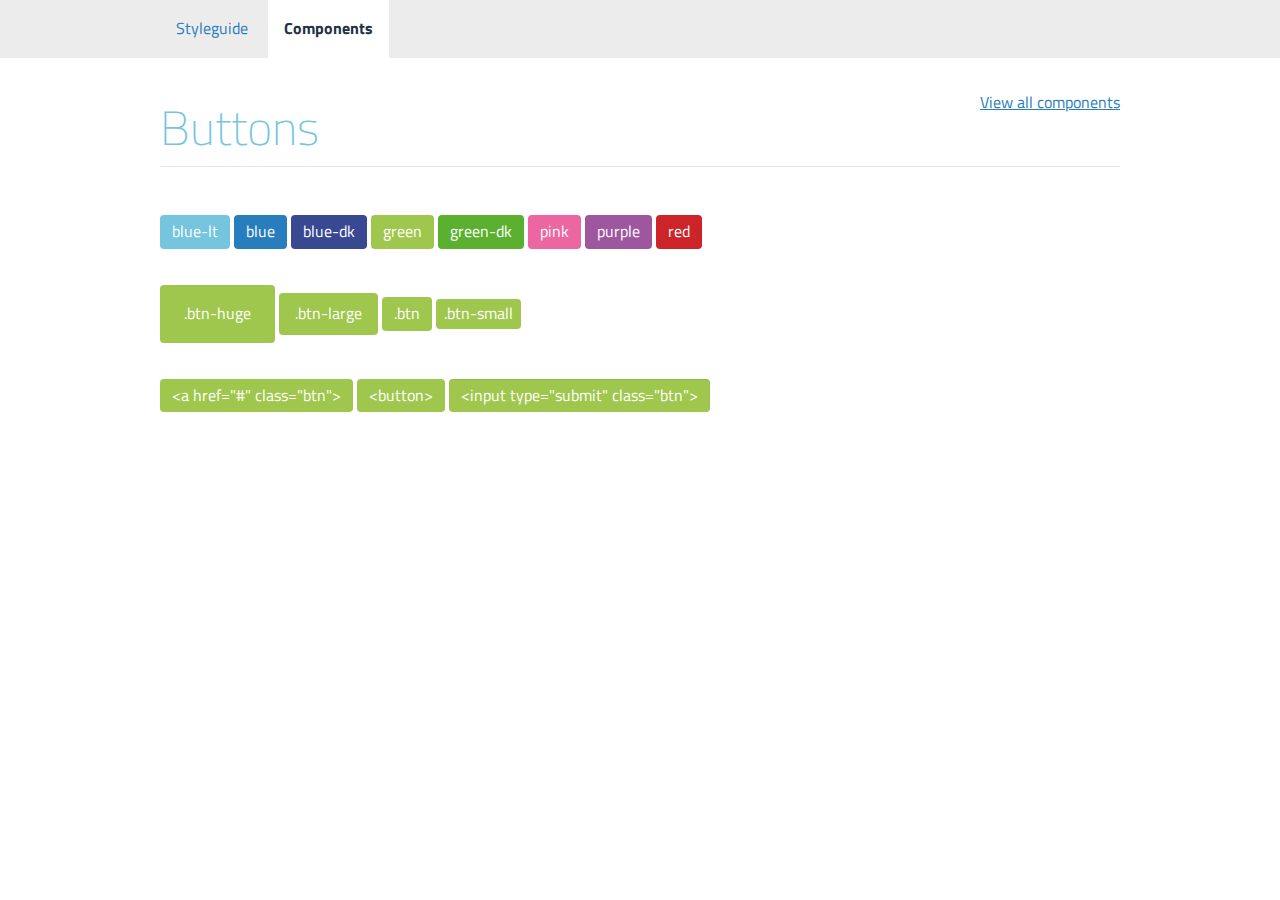
<file: styleguide/components/buttons.html>
<!doctype html>
<html class="no-js" lang="">
    <head>
        <meta charset="utf-8">
        <meta http-equiv="x-ua-compatible" content="ie=edge">
        <title>Expressive CSS Starter Kit</title>
        <meta name="description" content="An approach to writing CSS using utility classes that are easy to write and understand.">
        <meta name="viewport" content="width=device-width, initial-scale=1">
        <link href='http://fonts.googleapis.com/css?family=Titillium+Web:400,700,400italic,200,200italic' rel='stylesheet' type='text/css'>
        <link rel="stylesheet" href="../../css/style.min.css">
        <link rel="shortcut icon" href="../../favicon.ico">
    </head>
    <body>

        <nav class="grid-12 bgr-grey-lt">
            <div class="box-960 box-center">
                <a class="inline pad-2-vert pad-2 border-0" href="../">Styleguide</a>
                <a class="inline bold bgr-white pad-2 border-0 text-dark" href="../components.html">Components</a>
            </div>
        </nav>

        <section class="grid-12 pad-3 s-pad-2">
            <div class="box-960 box-center pad-3-bottom rel">
                <a class="abs pos-top pos-right link-text" href="../components.html">View all components</a>
                <h1 class="marg-3-bottom text-blue-lt text-light border-bottom">Buttons</h1>
                <div class="grid-12 pad-2-vert">
                    <button class="bgr-blue-lt border-blue-lt">blue-lt</button>
                    <button class="bgr-blue border-blue">blue</button>
                    <button class="bgr-blue-dk border-blue-dk">blue-dk</button>
                    <button class="bgr-green border-green">green</button>
                    <button class="bgr-green-dk border-green-dk">green-dk</button>
                    <button class="bgr-pink border-pink">pink</button>
                    <button class="bgr-purple border-purple">purple</button>
                    <button class="bgr-red border-red">red</button>
                </div>
                <div class="grid-12 pad-2-vert">
                    <button class="btn-huge">.btn-huge</button>
                    <button class="btn-large">.btn-large</button>
                    <button>.btn</button>
                    <button class="btn-small">.btn-small</button>
                </div>
                <div class="grid-12 pad-3-bottom">
                    <div class="grid-12 pad-2-vert">
                        <a href="#" class="btn">&lt;a href="#" class="btn"&gt;</a>
                        <button>&lt;button&gt;</button>
                        <input type="submit" class="btn" value='&lt;input type="submit" class="btn"&gt;' />
                    </div>
                </div>
            </div>
        </section>

        <div class="overlay abs wide bgr-trans-dark hidden" id="modalSuccess">
            <div class="abs pos-top pos-left wide tall clickable" data-modal-close></div>
            <div class="modal rel pos-top pos-left bgr-white box-center box-400 pad-3" id="modalSuccessContent">
                <span href="#" class="abs pos-top pos-right pad-btn-large clickable text-gray" data-modal-close>&times;</span>
                <h3 class="pad-1-bottom">All Set!</h3>
                <p>Congratulations. You did it.</p>
                <div class="pad-2-top text-right">
                    <button data-modal-close>OK</button>
                </div>
            </div>
        </div>

        <script>
            (function(b,o,i,l,e,r){b.GoogleAnalyticsObject=l;b[l]||(b[l]=
            function(){(b[l].q=b[l].q||[]).push(arguments)});b[l].l=+new Date;
            e=o.createElement(i);r=o.getElementsByTagName(i)[0];
            e.src='https://www.google-analytics.com/analytics.js';
            r.parentNode.insertBefore(e,r)}(window,document,'script','ga'));
            ga('create','UA-2821890-9','auto');ga('send','pageview');
        </script>
    </body>
</html>
</file>
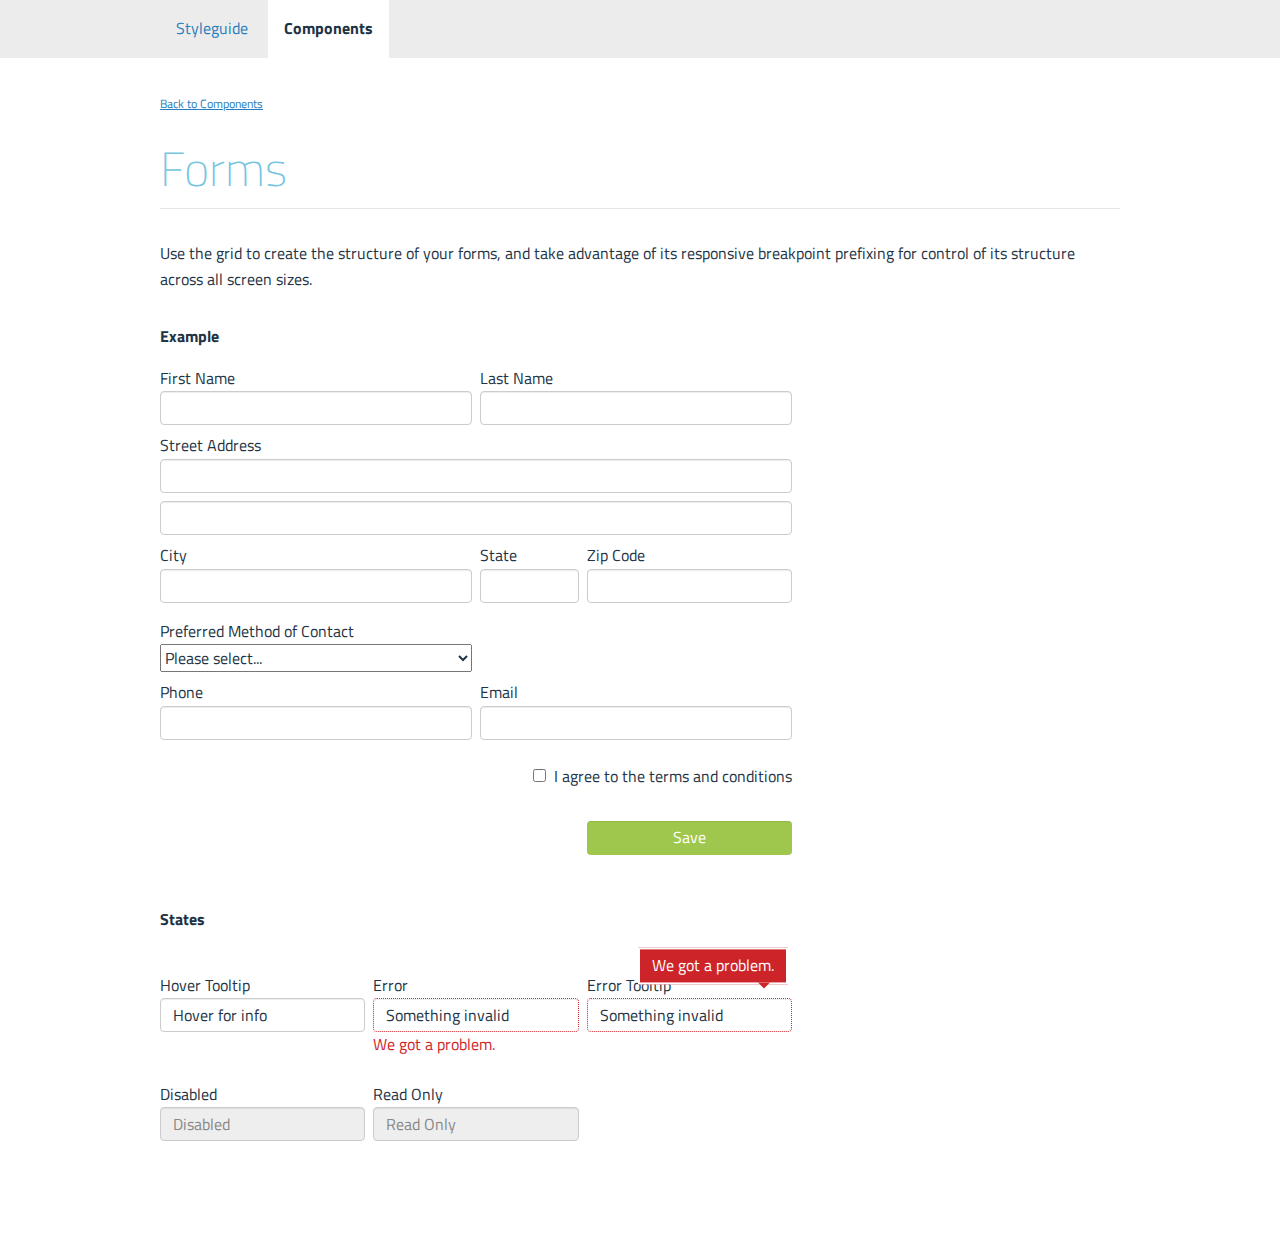
<file: styleguide/components/forms.html>
<!doctype html>
<html class="no-js" lang="">
    <head>
        <meta charset="utf-8">
        <meta http-equiv="x-ua-compatible" content="ie=edge">
        <title>Expressive CSS Starter Kit</title>
        <meta name="description" content="An approach to writing CSS using utility classes that are easy to write and understand.">
        <meta name="viewport" content="width=device-width, initial-scale=1">
        <link href='http://fonts.googleapis.com/css?family=Titillium+Web:400,700,400italic,200,200italic' rel='stylesheet' type='text/css'>
        <link rel="stylesheet" href="../../css/style.min.css">
        <link rel="shortcut icon" href="../../favicon.ico">
    </head>
    <body>

        <nav class="grid-12 bgr-grey-lt">
            <div class="box-960 box-center">
                <a class="inline pad-2-vert pad-2 border-0" href="../">Styleguide</a>
                <a class="inline bold bgr-white pad-2 border-0 text-dark" href="../components.html">Components</a>
            </div>
        </nav>

        <section class="grid-12 pad-3 s-pad-2">
            <div class="box-960 box-center pad-3-bottom rel">
                <div class="marg-2-bottom">
                    <a class="link-text text-12" href="../components.html">Back to Components</a>    
                </div>
                <h1 class="marg-3-bottom text-blue-lt text-light border-bottom">Forms</h1>
                <div class="grid-12 pad-1-bottom">
                    <p class="pad-2-bottom">Use the grid to create the structure of your forms, and take advantage of its responsive breakpoint prefixing for control of its structure across all screen sizes.</p>
                    <div class="grid-12 pad-2-vert">
                        <div class="grid-12 pad-2-bottom">
                            <h6>Example</h6>
                        </div>
                        <form class="grid-12 l-grid-8" action="./" type="post">
                            <div class="grid-6 s-grid-12 pad-1-right pad-1-bottom">
                                <label for="first">First Name</label>
                                <input id="first" name="first" type="text" required />
                            </div>
                            <div class="grid-6 s-grid-12 pad-1-right pad-1-bottom">
                                <label for="last">Last Name</label>
                                <input id="last" name="last" type="text" required />
                            </div>
                            <div class="grid-12 pad-1-right pad-1-bottom">
                                <label for="address1">Street Address</label>
                                <input id="address1" name="address1" type="text" class="marg-1-bottom" />
                                <input id="address2" name="address2" type="text" required />
                            </div>
                            <div class="grid-6 s-grid-12 pad-1-right pad-1-bottom">
                                <label for="city">City</label>
                                <input id="city" name="city" type="text" required />
                            </div>
                            <div class="grid-2 s-grid-4 pad-1-right pad-1-bottom">
                                <label for="state">State</label>
                                <input id="state" name="state" type="text" required />
                            </div>
                            <div class="grid-4 s-grid-8 pad-1-right pad-1-bottom">
                                <label for="zip">Zip Code</label>
                                <input id="zip" name="zip" type="text" required />
                            </div>
                            <div class="grid-12 pad-1-vert">
                                <div class="grid-6 s-grid-12 pad-1-right">
                                    <label for="contact">Preferred Method of Contact</label>
                                    <select name="contact" id="contact">
                                        <option value="">Please select...</option>
                                        <option value="phone">Phone</option>
                                        <option value="email">Email</option>
                                    </select>
                                </div>
                            </div>
                            <div class="grid-6 s-grid-12 pad-1-right pad-1-bottom">
                                <label for="tel">Phone</label>
                                <input id="tel" name="tel" type="tel" pattern="[0-9]{10}" required  />
                            </div>
                            <div class="grid-6 s-grid-12 pad-1-right pad-1-bottom">
                                <label for="email">Email</label>
                                <input id="email" name="email" type="email" required />
                            </div>
                            <div class="grid-12 pad-2-top pad-1-right">
                                <label for="agree" class="inline float-right clickable"><input type="checkbox" name="agree" id="agree" />I agree to the terms and conditions</label>
                            </div>      
                            <div class="grid-12 m-grid-6 m-offset-6 l-grid-4 l-offset-8 pad-1-right pad-3-top">
                                <input type="submit" value="Save" class="btn wide" />    
                            </div>
                        </form>
                    </div>
                    
                    <div class="grid-12 pad-3-top pad-1-bottom">
                        <h5>States</h5>
                    </div>
                    <div class="grid-12 l-grid-8 pad-3-bottom">
                        <div class="grid-12 pad-3-top">
                            <div class="grid-4 s-grid-6 pad-1-right pad-1-bottom rel">
                                <label for="hoverTooltip">Hover Tooltip
                                </label>
                                <input id="hoverTooltip" name="hoverTooltip" type="text" value="Hover for info"  />
                                <div class="tooltip tooltip-hover pad-btn inline">Here is a sentence of helpful information for you.</div>
                            </div>
                            <div class="grid-4 s-grid-6 pad-1-right pad-1-bottom rel">
                                <label for="error">Error</label>
                                <input id="error" name="error" type="text" class="error" value="Something invalid"  />
                                <div class="error text-red">We got a problem.</div>
                            </div>
                            <div class="grid-4 s-grid-6 pad-1-right pad-1-bottom rel">
                                <label for="errorTooltip">Error Tooltip</label>
                                <input id="errorTooltip" name="errorTooltip" type="text" class="error" value="Something invalid"  />
                                <div class="tooltip error bgr-red text-white pad-btn inline">We got a problem.</div>
                            </div>
                        </div>
                        <div class="grid-12 pad-2-vert">
                            <div class="grid-4 s-grid-6 pad-1-right pad-1-bottom rel">
                                <label for="disabled">Disabled</label>
                                <input id="disabled" name="disabled" type="text" value="Disabled" disabled />
                            </div>
                            <div class="grid-4 s-grid-6 pad-1-right pad-1-bottom rel">
                                <label for="readonly">Read Only</label>
                                <input id="readonly" name="readonly" type="text" value="Read Only" readonly onfocus="this.select();" onmouseup="return false;" />
                            </div>
                        </div>
                    </div>

                </div>
            </div>
        </section>

        <script>
            (function(b,o,i,l,e,r){b.GoogleAnalyticsObject=l;b[l]||(b[l]=
            function(){(b[l].q=b[l].q||[]).push(arguments)});b[l].l=+new Date;
            e=o.createElement(i);r=o.getElementsByTagName(i)[0];
            e.src='https://www.google-analytics.com/analytics.js';
            r.parentNode.insertBefore(e,r)}(window,document,'script','ga'));
            ga('create','UA-2821890-9','auto');ga('send','pageview');
        </script>
    </body>
</html>
</file>
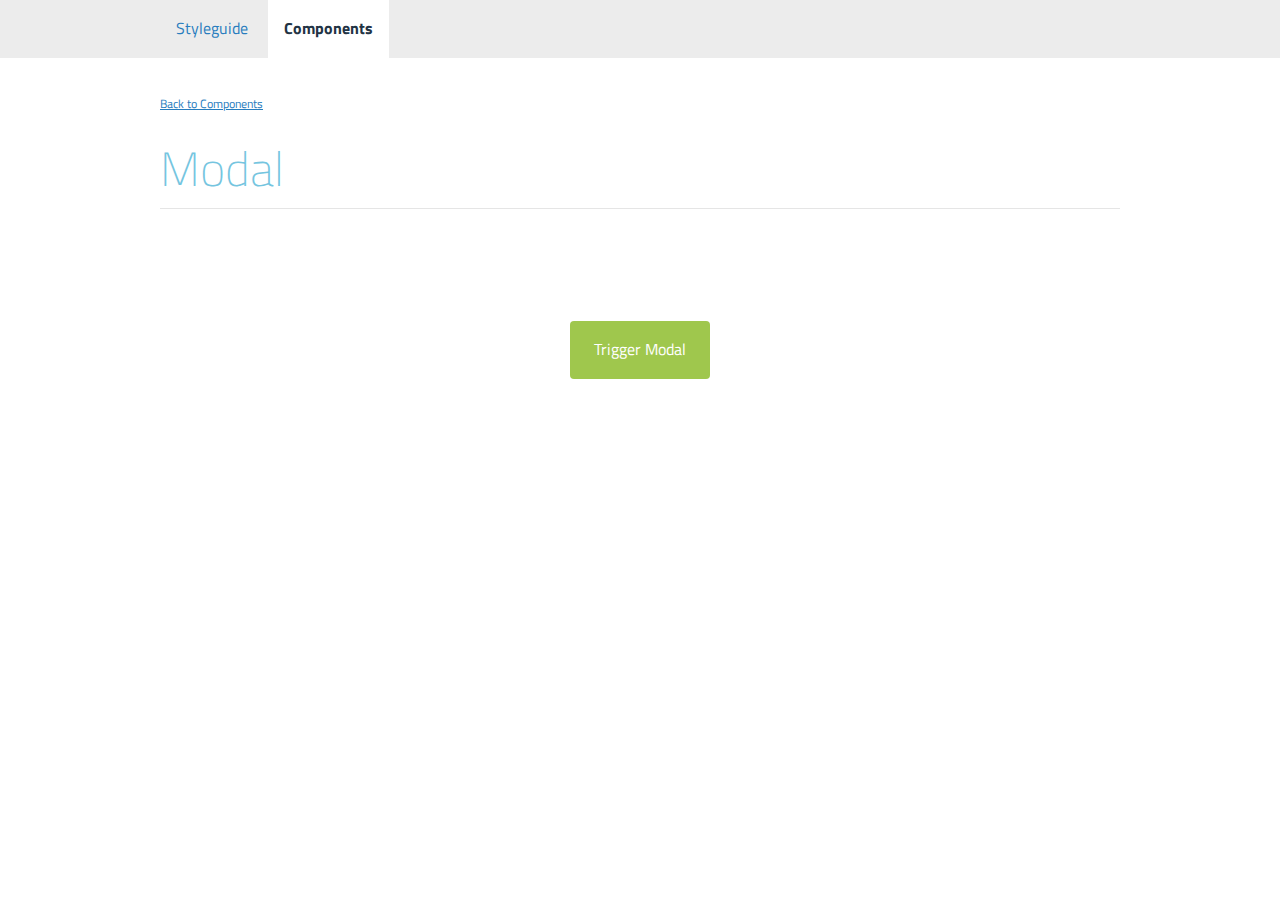
<file: styleguide/components/modal.html>
<!doctype html>
<html class="no-js" lang="">
    <head>
        <meta charset="utf-8">
        <meta http-equiv="x-ua-compatible" content="ie=edge">
        <title>Expressive CSS Starter Kit</title>
        <meta name="description" content="An approach to writing CSS using utility classes that are easy to write and understand.">
        <meta name="viewport" content="width=device-width, initial-scale=1">
        <link href='http://fonts.googleapis.com/css?family=Titillium+Web:400,700,400italic,200,200italic' rel='stylesheet' type='text/css'>
        <link rel="stylesheet" href="../../css/style.min.css">
        <link rel="shortcut icon" href="../../favicon.ico">
    </head>
    <body>

        <nav class="grid-12 bgr-grey-lt">
            <div class="box-960 box-center">
                <a class="inline pad-2-vert pad-2 border-0" href="../">Styleguide</a>
                <a class="inline bold bgr-white pad-2 border-0 text-dark" href="../components.html">Components</a>
            </div>
        </nav>

        <section class="grid-12 pad-3 s-pad-2">
            <div class="box-960 box-center pad-3-bottom rel">
                <div class="marg-2-bottom">
                    <a class="link-text text-12" href="../components.html">Back to Components</a>    
                </div>
                <h1 class="marg-3-bottom text-blue-lt text-light border-bottom">Modal</h1>
                <div class="grid-12 pad-3 marg-3-top text-center">
                    <button id="triggerModal" class="btn-huge marg-2-top" data-modal="modalSuccess">
                        Trigger Modal
                    </button>
                </div>
            </div>
        </section>

        <div class="overlay abs wide bgr-trans-dark hidden" id="modalSuccess">
            <div class="abs pos-top pos-left wide tall clickable" data-modal-close></div>
            <div class="modal-panel rel pos-top pos-left bgr-white box-center box-400 pad-3 rounded shadow" id="modalSuccessContent">
                <span href="#" class="abs pos-top pos-right pad-btn-large clickable text-24 lineheight-1" data-modal-close>&times;</span>
                <h3 class="pad-1-bottom">All Set!</h3>
                <p>Congratulations. You did it.</p>
                <div class="pad-2-top text-right">
                    <button data-modal-close>OK</button>
                </div>
            </div>
        </div>

        <script type="text/javascript" src="../../js/core.js"></script>
        <script type="text/javascript" src="../../js/components/modal.js"></script>

        <script>
            (function(b,o,i,l,e,r){b.GoogleAnalyticsObject=l;b[l]||(b[l]=
            function(){(b[l].q=b[l].q||[]).push(arguments)});b[l].l=+new Date;
            e=o.createElement(i);r=o.getElementsByTagName(i)[0];
            e.src='https://www.google-analytics.com/analytics.js';
            r.parentNode.insertBefore(e,r)}(window,document,'script','ga'));
            ga('create','UA-2821890-9','auto');ga('send','pageview');
        </script>
    </body>
</html>
</file>
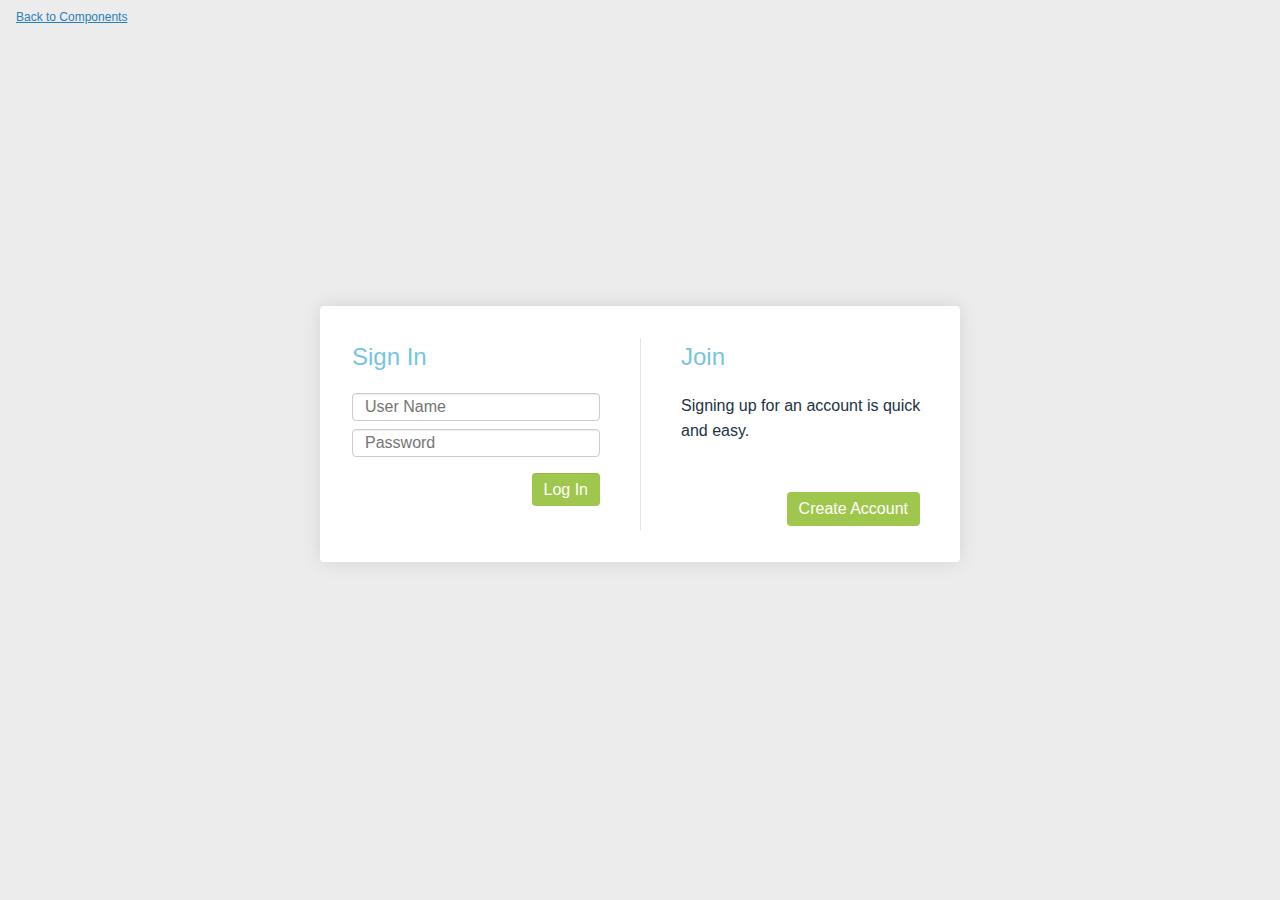
<file: styleguide/components/signin.html>
<!doctype html>
<html class="no-js" lang="">
    <head>
        <meta charset="utf-8">
        <meta http-equiv="x-ua-compatible" content="ie=edge">
        <title>Powered by Gesture</title>
        <meta name="description" content="An approach to writing CSS using utility classes that are easy to write and understand.">
        <meta name="viewport" content="width=device-width, initial-scale=1">
        <link rel="stylesheet" href="../../css/style.min.css">
        <link rel="shortcut icon" href="../../favicon.ico">
    </head>
    <body class="bgr-grey-lt expand-v grid-flex-center pad-2">

        <a class="abs pos-top pos-left marg-1-top marg-2-left link-text text-12" href="../components.html">Back to Components</a>

        <div id="signInContainer" class="box-640 pad-3 grid-flex box-center bgr-white shadow rounded marg-3-top-neg animate">
            <div class="grid-6 s-grid-12 pad-3-right s-pad-1-right s-border-bottom s-pad-3-bottom s-marg-3-bottom">
                <h1 class="grid-12 text-24 text-light text-blue-lt pad-2-bottom">Sign In</h1>
                <form id="loginForm" class="grid-12 pad-1-bottom pad-1-right">
                    <input class="marg-1-bottom" type="text" placeholder="User Name" required="required" />
                    <input class="marg-1-bottom" type="text" placeholder="Password" required="required" />
                    <input type="submit" class="btn float-right marg-1-top" value="Log In" />
                </form>
            </div>
            <div class="grid-6 s-grid-12 pad-3-left border-left s-border-0 s-pad-0-left">
                <h2 class="grid-12 text-24 text-light text-blue-lt pad-2-bottom pad-1-left s-pad-0-left">Join</h1>
                <p class="grid-12 pad-3-bottom pad-1-left s-pad-0-left">Signing up for an account is quick and easy.</p>
                <div class="grid-12 pad-2-top pad-1-right">
                    <button id="createAccount" class="float-right">Create Account</button>
                </div>
            </div>
        </div>

        <div id="createAccountContainer" class="box-480 box-center bgr-white shadow rounded animate hidden">
            <div class="grid-12 pad-3">
                <h2 class="grid-12 text-24 text-light text-blue-lt pad-2-bottom">Create Account</h1>
                <form class="grid-12" action="./" type="post">
                    <div class="grid-6 s-grid-12 pad-1-right pad-1-bottom">
                        <label for="first">First Name</label>
                        <input id="first" name="first" type="text" required />
                    </div>
                    <div class="grid-6 s-grid-12 pad-1-right pad-1-bottom">
                        <label for="last">Last Name</label>
                        <input id="last" name="last" type="text" required />
                    </div>
                    <div class="grid-12 pad-1-right pad-1-bottom">
                        <label for="address1">Street Address</label>
                        <input id="address1" name="address1" type="text" class="marg-1-bottom" />
                        <input id="address2" name="address2" type="text" required />
                    </div>
                    <div class="grid-6 s-grid-12 pad-1-right pad-1-bottom">
                        <label for="city">City</label>
                        <input id="city" name="city" type="text" required />
                    </div>
                    <div class="grid-2 s-grid-4 pad-1-right pad-1-bottom">
                        <label for="state">State</label>
                        <input id="state" name="state" type="text" required />
                    </div>
                    <div class="grid-4 s-grid-8 pad-1-right pad-1-bottom">
                        <label for="zip">Zip Code</label>
                        <input id="zip" name="zip" type="text" required />
                    </div>
                    <div class="grid-6 s-grid-12 pad-1-right pad-1-bottom">
                        <label for="tel">Phone</label>
                        <input id="tel" name="tel" type="tel" pattern="[0-9]{10}" required  />
                    </div>
                    <div class="grid-6 s-grid-12 pad-1-right pad-1-bottom">
                        <label for="email">Email</label>
                        <input id="email" name="email" type="email" required />
                    </div>
                    <div class="grid-12 text-right pad-1-right pad-3-top">
                        <span href="#" class="pad-btn clickable text-blue marg-1-right" id="cancelCreateAccount">Cancel</span>
                        <input type="submit" value="Create Account" class="btn" />    
                    </div>
                </form>
            </div>
        </div>

        <script type="text/javascript" src="../../js/core.js"></script>
        <script type="text/javascript" src="../../js/components/signin.js"></script>

        <script>
            (function(b,o,i,l,e,r){b.GoogleAnalyticsObject=l;b[l]||(b[l]=
            function(){(b[l].q=b[l].q||[]).push(arguments)});b[l].l=+new Date;
            e=o.createElement(i);r=o.getElementsByTagName(i)[0];
            e.src='https://www.google-analytics.com/analytics.js';
            r.parentNode.insertBefore(e,r)}(window,document,'script','ga'));
            ga('create','UA-2821890-9','auto');ga('send','pageview');
        </script>
    </body>
</html>
</file>
<file: css/style.min.css>
html{-ms-text-size-adjust:100%;-webkit-text-size-adjust:100%}body{margin:0;padding:0}article,aside,details,figcaption,figure,footer,header,hgroup,main,menu,nav,section,summary{display:block;margin:0}audio,canvas,progress,video{display:inline-block;vertical-align:baseline}audio:not([controls]){display:none;height:0}[hidden],template{display:none}a{background-color:transparent}a:active,a:hover{outline:0}abbr[title]{border-bottom:1px dotted}dfn{font-style:italic}mark{background:#ff0;color:#000}sub,sup{font-size:75%;line-height:0;position:relative;vertical-align:baseline}sup{top:-0.5em}sub{bottom:-0.25em}img{border:0}svg:not(:root){overflow:hidden}hr{box-sizing:content-box;height:0}pre{overflow:auto}code,kbd,pre,samp{font-family:monospace,monospace;font-size:1em}button,input,optgroup,select,textarea{color:inherit;font:inherit;margin:0}button{overflow:visible}button,select{text-transform:none}button,html input[type="button"],input[type="reset"],input[type="submit"]{-webkit-appearance:button;cursor:pointer}button[disabled],html input[disabled]{cursor:default}button::-moz-focus-inner,input::-moz-focus-inner{border:0;padding:0}input{line-height:normal}input[type="checkbox"],input[type="radio"]{box-sizing:border-box;padding:0}input[type="number"]::-webkit-inner-spin-button,input[type="number"]::-webkit-outer-spin-button{height:auto}input[type="search"]{-webkit-appearance:textfield}input[type="search"]::-webkit-search-cancel-button,input[type="search"]::-webkit-search-decoration{-webkit-appearance:none}fieldset{border:1px solid #c0c0c0;margin:0 2px;padding:0.35em 0.625em 0.75em}legend{border:0;padding:0}textarea{overflow:auto}optgroup{font-weight:bold}table{border-collapse:collapse;border-spacing:0}td,th{padding:0}::-moz-selection{background:#b3d4fc;text-shadow:none}::selection{background:#b3d4fc;text-shadow:none}audio,canvas,iframe,img,svg,video{vertical-align:middle}fieldset{border:0;margin:0;padding:0}textarea{resize:vertical}@media print{*,*:before,*:after{background:transparent !important;color:#000 !important;box-shadow:none !important;text-shadow:none !important}a,a:visited{text-decoration:underline}a[href]:after{content:" (" attr(href) ")"}abbr[title]:after{content:" (" attr(title) ")"}a[href^="#"]:after,a[href^="javascript:"]:after{content:""}pre,blockquote{border:1px solid #999;page-break-inside:avoid}thead{display:table-header-group}tr,img{page-break-inside:avoid}img{max-width:100% !important}p,h2,h3{orphans:3;widows:3}h2,h3{page-break-after:avoid}}html{box-sizing:border-box}*,*:before,*:after{box-sizing:inherit}.grid,.grid-1,.grid-2,.grid-3,.grid-4,.grid-5,.grid-6,.grid-7,.grid-8,.grid-9,.grid-10,.grid-11,.grid-12{margin:0;clear:none;float:left}.grid-1{width:8.33333%}.grid-2{width:16.66667%}.grid-3{width:25%}.grid-4{width:33.33333%}.grid-5{width:41.66667%}.grid-6{width:50%}.grid-7{width:58.33333%}.grid-8{width:66.66667%}.grid-9{width:75%}.grid-10{width:83.33333%}.grid-11{width:91.66667%}.grid-12{width:100%}.offset-1{margin-left:8.33333%}.offset-2{margin-left:16.66667%}.offset-3{margin-left:25%}.offset-4{margin-left:33.33333%}.offset-5{margin-left:41.66667%}.offset-6{margin-left:50%}.offset-7{margin-left:58.33333%}.offset-8{margin-left:66.66667%}.offset-9{margin-left:75%}.offset-10{margin-left:83.33333%}.offset-11{margin-left:91.66667%}.pad-1{padding:8px}.pad-1-left{padding-left:8px}.pad-1-right{padding-right:8px}.pad-1-top{padding-top:8px}.pad-1-bottom{padding-bottom:8px}.pad-1-sides{padding-left:8px;padding-right:8px}.pad-1-vert{padding-top:8px;padding-bottom:8px}.marg-1{margin:8px}.marg-1-left{margin-left:8px}.marg-1-right{margin-right:8px}.marg-1-top{margin-top:8px}.marg-1-bottom{margin-bottom:8px}.marg-1-sides{margin-left:8px;margin-right:8px}.marg-1-vert{margin-top:8px;margin-bottom:8px}.pad-2{padding:16px}.pad-2-left{padding-left:16px}.pad-2-right{padding-right:16px}.pad-2-top{padding-top:16px}.pad-2-bottom{padding-bottom:16px}.pad-2-sides{padding-left:16px;padding-right:16px}.pad-2-vert{padding-top:16px;padding-bottom:16px}.marg-2{margin:16px}.marg-2-left{margin-left:16px}.marg-2-right{margin-right:16px}.marg-2-top{margin-top:16px}.marg-2-bottom{margin-bottom:16px}.marg-2-sides{margin-left:16px;margin-right:16px}.marg-2-vert{margin-top:16px;margin-bottom:16px}.pad-3{padding:32px}.pad-3-left{padding-left:32px}.pad-3-right{padding-right:32px}.pad-3-top{padding-top:32px}.pad-3-bottom{padding-bottom:32px}.pad-3-sides{padding-left:32px;padding-right:32px}.pad-3-vert{padding-top:32px;padding-bottom:32px}.marg-3{margin:32px}.marg-3-left{margin-left:32px}.marg-3-right{margin-right:32px}.marg-3-top{margin-top:32px}.marg-3-bottom{margin-bottom:32px}.marg-3-sides{margin-left:32px;margin-right:32px}.marg-3-vert{margin-top:32px;margin-bottom:32px}.pad-0{padding:0}.pad-0-left{padding-left:0}.pad-0-right{padding-right:0}.pad-0-top{padding-top:0}.pad-0-bottom{padding-bottom:0}.pad-0-sides{padding-left:0;padding-right:0}.pad-0-vert{padding-top:0;padding-bottom:0}.marg-0{margin:0}.marg-0-left{margin-left:0}.marg-0-right{margin-right:0}.marg-0-top{margin-top:0}.marg-0-bottom{margin-bottom:0}.marg-0-sides{margin-left:0;margin-right:0}.marg-0-vert{margin-top:0;margin-bottom:0}@media (max-width: 480px){.s-grid,.s-grid-1,.s-grid-2,.s-grid-3,.s-grid-4,.s-grid-5,.s-grid-6,.s-grid-7,.s-grid-8,.s-grid-9,.s-grid-10,.s-grid-11,.s-grid-12{margin:0;clear:none;float:left}.s-grid-1{width:8.33333%}.s-grid-2{width:16.66667%}.s-grid-3{width:25%}.s-grid-4{width:33.33333%}.s-grid-5{width:41.66667%}.s-grid-6{width:50%}.s-grid-7{width:58.33333%}.s-grid-8{width:66.66667%}.s-grid-9{width:75%}.s-grid-10{width:83.33333%}.s-grid-11{width:91.66667%}.s-grid-12{width:100%}.s-offset-0{margin-left:0}.s-offset-1{margin-left:8.33333%}.s-offset-2{margin-left:16.66667%}.s-offset-3{margin-left:25%}.s-offset-4{margin-left:33.33333%}.s-offset-5{margin-left:41.66667%}.s-offset-6{margin-left:50%}.s-offset-7{margin-left:58.33333%}.s-offset-8{margin-left:66.66667%}.s-offset-9{margin-left:75%}.s-offset-10{margin-left:83.33333%}.s-offset-11{margin-left:91.66667%}.s-pad-1{padding:8px}.s-pad-1-left{padding-left:8px}.s-pad-1-right{padding-right:8px}.s-pad-1-top{padding-top:8px}.s-pad-1-bottom{padding-bottom:8px}.s-pad-1-sides{padding-left:8px;padding-right:8px}.s-pad-1-vert{padding-top:8px;padding-bottom:8px}.s-marg-1{margin:8px}.s-marg-1-left{margin-left:8px}.s-marg-1-right{margin-right:8px}.s-marg-1-top{margin-top:8px}.s-marg-1-bottom{margin-bottom:8px}.s-marg-1-sides{margin-left:8px;margin-right:8px}.s-marg-1-vert{margin-top:8px;margin-bottom:8px}.s-pad-2{padding:16px}.s-pad-2-left{padding-left:16px}.s-pad-2-right{padding-right:16px}.s-pad-2-top{padding-top:16px}.s-pad-2-bottom{padding-bottom:16px}.s-pad-2-sides{padding-left:16px;padding-right:16px}.s-pad-2-vert{padding-top:16px;padding-bottom:16px}.s-marg-2{margin:16px}.s-marg-2-left{margin-left:16px}.s-marg-2-right{margin-right:16px}.s-marg-2-top{margin-top:16px}.s-marg-2-bottom{margin-bottom:16px}.s-marg-2-sides{margin-left:16px;margin-right:16px}.s-marg-2-vert{margin-top:16px;margin-bottom:16px}.s-pad-3{padding:32px}.s-pad-3-left{padding-left:32px}.s-pad-3-right{padding-right:32px}.s-pad-3-top{padding-top:32px}.s-pad-3-bottom{padding-bottom:32px}.s-pad-3-sides{padding-left:32px;padding-right:32px}.s-pad-3-vert{padding-top:32px;padding-bottom:32px}.s-marg-3{margin:32px}.s-marg-3-left{margin-left:32px}.s-marg-3-right{margin-right:32px}.s-marg-3-top{margin-top:32px}.s-marg-3-bottom{margin-bottom:32px}.s-marg-3-sides{margin-left:32px;margin-right:32px}.s-marg-3-vert{margin-top:32px;margin-bottom:32px}.s-pad-0{padding:0}.s-pad-0-left{padding-left:0}.s-pad-0-right{padding-right:0}.s-pad-0-top{padding-top:0}.s-pad-0-bottom{padding-bottom:0}.s-pad-0-sides{padding-left:0;padding-right:0}.s-pad-0-vert{padding-top:0;padding-bottom:0}.s-marg-0{margin:0}.s-marg-0-left{margin-left:0}.s-marg-0-right{margin-right:0}.s-marg-0-top{margin-top:0}.s-marg-0-bottom{margin-bottom:0}.s-marg-0-sides{margin-left:0;margin-right:0}.s-marg-0-vert{margin-top:0;margin-bottom:0}}@media (min-width: 481px) and (max-width: 800px){.m-grid,.m-grid-1,.m-grid-2,.m-grid-3,.m-grid-4,.m-grid-5,.m-grid-6,.m-grid-7,.m-grid-8,.m-grid-9,.m-grid-10,.m-grid-11,.m-grid-12{margin:0;clear:none;float:left}.m-grid-1{width:8.33333%}.m-grid-2{width:16.66667%}.m-grid-3{width:25%}.m-grid-4{width:33.33333%}.m-grid-5{width:41.66667%}.m-grid-6{width:50%}.m-grid-7{width:58.33333%}.m-grid-8{width:66.66667%}.m-grid-9{width:75%}.m-grid-10{width:83.33333%}.m-grid-11{width:91.66667%}.m-grid-12{width:100%}.m-offset-0{margin-left:0}.m-offset-1{margin-left:8.33333%}.m-offset-2{margin-left:16.66667%}.m-offset-3{margin-left:25%}.m-offset-4{margin-left:33.33333%}.m-offset-5{margin-left:41.66667%}.m-offset-6{margin-left:50%}.m-offset-7{margin-left:58.33333%}.m-offset-8{margin-left:66.66667%}.m-offset-9{margin-left:75%}.m-offset-10{margin-left:83.33333%}.m-offset-11{margin-left:91.66667%}.m-pad-1{padding:8px}.m-pad-1-left{padding-left:8px}.m-pad-1-right{padding-right:8px}.m-pad-1-top{padding-top:8px}.m-pad-1-bottom{padding-bottom:8px}.m-pad-1-sides{padding-left:8px;padding-right:8px}.m-pad-1-vert{padding-top:8px;padding-bottom:8px}.m-marg-1{margin:8px}.m-marg-1-left{margin-left:8px}.m-marg-1-right{margin-right:8px}.m-marg-1-top{margin-top:8px}.m-marg-1-bottom{margin-bottom:8px}.m-marg-1-sides{margin-left:8px;margin-right:8px}.m-marg-1-vert{margin-top:8px;margin-bottom:8px}.m-pad-2{padding:16px}.m-pad-2-left{padding-left:16px}.m-pad-2-right{padding-right:16px}.m-pad-2-top{padding-top:16px}.m-pad-2-bottom{padding-bottom:16px}.m-pad-2-sides{padding-left:16px;padding-right:16px}.m-pad-2-vert{padding-top:16px;padding-bottom:16px}.m-marg-2{margin:16px}.m-marg-2-left{margin-left:16px}.m-marg-2-right{margin-right:16px}.m-marg-2-top{margin-top:16px}.m-marg-2-bottom{margin-bottom:16px}.m-marg-2-sides{margin-left:16px;margin-right:16px}.m-marg-2-vert{margin-top:16px;margin-bottom:16px}.m-pad-3{padding:32px}.m-pad-3-left{padding-left:32px}.m-pad-3-right{padding-right:32px}.m-pad-3-top{padding-top:32px}.m-pad-3-bottom{padding-bottom:32px}.m-pad-3-sides{padding-left:32px;padding-right:32px}.m-pad-3-vert{padding-top:32px;padding-bottom:32px}.m-marg-3{margin:32px}.m-marg-3-left{margin-left:32px}.m-marg-3-right{margin-right:32px}.m-marg-3-top{margin-top:32px}.m-marg-3-bottom{margin-bottom:32px}.m-marg-3-sides{margin-left:32px;margin-right:32px}.m-marg-3-vert{margin-top:32px;margin-bottom:32px}.m-pad-0{padding:0}.m-pad-0-left{padding-left:0}.m-pad-0-right{padding-right:0}.m-pad-0-top{padding-top:0}.m-pad-0-bottom{padding-bottom:0}.m-pad-0-sides{padding-left:0;padding-right:0}.m-pad-0-vert{padding-top:0;padding-bottom:0}.m-marg-0{margin:0}.m-marg-0-left{margin-left:0}.m-marg-0-right{margin-right:0}.m-marg-0-top{margin-top:0}.m-marg-0-bottom{margin-bottom:0}.m-marg-0-sides{margin-left:0;margin-right:0}.m-marg-0-vert{margin-top:0;margin-bottom:0}}@media (min-width: 801px){.l-grid,.l-grid-1,.l-grid-2,.l-grid-3,.l-grid-4,.l-grid-5,.l-grid-6,.l-grid-7,.l-grid-8,.l-grid-9,.l-grid-10,.l-grid-11,.l-grid-12{margin:0;clear:none;float:left}.l-grid-1{width:8.33333%}.l-grid-2{width:16.66667%}.l-grid-3{width:25%}.l-grid-4{width:33.33333%}.l-grid-5{width:41.66667%}.l-grid-6{width:50%}.l-grid-7{width:58.33333%}.l-grid-8{width:66.66667%}.l-grid-9{width:75%}.l-grid-10{width:83.33333%}.l-grid-11{width:91.66667%}.l-grid-12{width:100%}.l-offset-0{margin-left:0}.l-offset-1{margin-left:8.33333%}.l-offset-2{margin-left:16.66667%}.l-offset-3{margin-left:25%}.l-offset-4{margin-left:33.33333%}.l-offset-5{margin-left:41.66667%}.l-offset-6{margin-left:50%}.l-offset-7{margin-left:58.33333%}.l-offset-8{margin-left:66.66667%}.l-offset-9{margin-left:75%}.l-offset-10{margin-left:83.33333%}.l-offset-11{margin-left:91.66667%}.l-pad-1{padding:8px}.l-pad-1-left{padding-left:8px}.l-pad-1-right{padding-right:8px}.l-pad-1-top{padding-top:8px}.l-pad-1-bottom{padding-bottom:8px}.l-pad-1-sides{padding-left:8px;padding-right:8px}.l-pad-1-vert{padding-top:8px;padding-bottom:8px}.l-marg-1{margin:8px}.l-marg-1-left{margin-left:8px}.l-marg-1-right{margin-right:8px}.l-marg-1-top{margin-top:8px}.l-marg-1-bottom{margin-bottom:8px}.l-marg-1-sides{margin-left:8px;margin-right:8px}.l-marg-1-vert{margin-top:8px;margin-bottom:8px}.l-pad-2{padding:16px}.l-pad-2-left{padding-left:16px}.l-pad-2-right{padding-right:16px}.l-pad-2-top{padding-top:16px}.l-pad-2-bottom{padding-bottom:16px}.l-pad-2-sides{padding-left:16px;padding-right:16px}.l-pad-2-vert{padding-top:16px;padding-bottom:16px}.l-marg-2{margin:16px}.l-marg-2-left{margin-left:16px}.l-marg-2-right{margin-right:16px}.l-marg-2-top{margin-top:16px}.l-marg-2-bottom{margin-bottom:16px}.l-marg-2-sides{margin-left:16px;margin-right:16px}.l-marg-2-vert{margin-top:16px;margin-bottom:16px}.l-pad-3{padding:32px}.l-pad-3-left{padding-left:32px}.l-pad-3-right{padding-right:32px}.l-pad-3-top{padding-top:32px}.l-pad-3-bottom{padding-bottom:32px}.l-pad-3-sides{padding-left:32px;padding-right:32px}.l-pad-3-vert{padding-top:32px;padding-bottom:32px}.l-marg-3{margin:32px}.l-marg-3-left{margin-left:32px}.l-marg-3-right{margin-right:32px}.l-marg-3-top{margin-top:32px}.l-marg-3-bottom{margin-bottom:32px}.l-marg-3-sides{margin-left:32px;margin-right:32px}.l-marg-3-vert{margin-top:32px;margin-bottom:32px}.l-pad-0{padding:0}.l-pad-0-left{padding-left:0}.l-pad-0-right{padding-right:0}.l-pad-0-top{padding-top:0}.l-pad-0-bottom{padding-bottom:0}.l-pad-0-sides{padding-left:0;padding-right:0}.l-pad-0-vert{padding-top:0;padding-bottom:0}.l-marg-0{margin:0}.l-marg-0-left{margin-left:0}.l-marg-0-right{margin-right:0}.l-marg-0-top{margin-top:0}.l-marg-0-bottom{margin-bottom:0}.l-marg-0-sides{margin-left:0;margin-right:0}.l-marg-0-vert{margin-top:0;margin-bottom:0}}.pad-half{padding:4px}.pad-half-left{padding-left:4px}.pad-half-right{padding-right:4px}.pad-half-top{padding-top:4px}.pad-half-bottom{padding-bottom:4px}.pad-half-sides{padding-left:4px;padding-right:4px}.pad-half-vert{padding-top:4px;padding-bottom:4px}.marg-half{margin:4px}.marg-half-left{margin-left:4px}.marg-half-right{margin-right:4px}.marg-half-top{margin-top:4px}.marg-half-bottom{margin-bottom:4px}.marg-half-sides{margin-left:4px;margin-right:4px}.marg-half-vert{margin-top:4px;margin-bottom:4px}.marg-1-top-neg{margin-top:-8px}.marg-2-top-neg{margin-top:-16px}.marg-3-top-neg{margin-top:-32px}.grid-flex{display:flex;flex-wrap:wrap}.grid-flex-center{display:flex;flex-wrap:wrap;align-items:center}html{font-family:'Titillium Web', sans-serif;color:#234;line-height:1.6}header,footer{width:100%}h1,h2,h3,h4,h5,h6,blockquote{margin:0;padding:0}p,pre,blockquote{margin:0;padding:0 0 16px;font-weight:normal}code{font-family:Monaco, monospace;font-size:80%}ul{padding-left:1.5em}ul ul{padding-top:8px}li{padding-bottom:8px}a{color:#287dbe;text-decoration:none}p a,li a,cite a,figcaption a,.link-text{text-decoration:underline}fieldset{margin-bottom:16px}select{width:100%}input,textarea{width:100%;padding:4px 12px;background-color:#fff;background-image:none;border:1px solid #ccc;border-radius:4px;box-shadow:inset 0 1px 1px rgba(0,0,0,0.075)}input[type=checkbox],input[type=radio]{width:auto;height:auto;margin:0 8px 0 0}label{width:100%;display:block}input.error,select.error,textarea.error{border:dotted 1px #cd242a}input[disabled],select[disabled],input[readonly],select[readonly]{background-color:#eee;color:#888}input[readonly]{cursor:text}.tooltip{position:absolute;top:12px;right:12px;background-color:#9fc74d;color:white;transform:translateY(-100%);border:solid 2px #fff}.tooltip:after{top:100%;right:16px;border:solid transparent;content:" ";height:0;width:0;position:absolute;pointer-events:none;border-color:transparent;border-top-color:#9fc74d;border-width:6px}.tooltip-hover{visibility:hidden}div:hover>.tooltip-hover{visibility:visible}.tooltip.error:after{border-top-color:#cd242a}button,.btn{display:inline-block;background:#9fc74d;width:auto;color:#fff;padding:4px 12px;border-radius:4px;transition:all 0.25s ease-in-out;border:none;text-decoration:none;outline:none;margin-bottom:4px;line-height:inherit}button:hover,.btn:hover{filter:brightness(0.75) contrast(2.5) saturate(0.8);border:none}.pad-btn{padding:4px 12px}.btn-small,.pad-btn-small{padding:2px 8px}.btn-large,.pad-btn-large{padding:8px 16px}.btn-huge,.pad-btn-huge{padding:16px 24px}table{margin-bottom:16px}th,td,caption{padding:8px;text-align:left;border-bottom:solid 1px #ddd}.box-320{width:100%;max-width:320px}.box-400{width:100%;max-width:400px}.box-480{width:100%;max-width:480px}.box-560{width:100%;max-width:560px}.box-640{width:100%;max-width:640px}.box-720{width:100%;max-width:720px}.box-800{width:100%;max-width:800px}.box-960{width:100%;max-width:960px}.box-1100{width:100%;max-width:1100px}.box-1200{width:100%;max-width:1200px}.box-center{margin-left:auto;margin-right:auto}.fit-contain{object-fit:contain}.fit-cover{object-fit:cover}.fit-fill{object-fit:fill}dt,strong,.bold{font-weight:bold}em,.italic{font-style:italic}.text-reg{font-weight:normal}.text-light{font-weight:200}.text-10{font-size:10px}.text-11{font-size:11px}.text-12{font-size:12px}.text-14,small{font-size:14px}.text-16,body,p,h6,h5{font-size:16px}.text-18,h4{font-size:18px}.text-24,h3{font-size:24px}.text-36,h2{font-size:36px}.text-48,h1{font-size:48px}.uppercase{text-transform:uppercase}.lowercase{text-transform:lowercase}.underline{text-decoration:underline}.lineheight-1{line-height:1}.bgr-blue-lt{background-color:#75c5df}.bgr-blue{background-color:#287dbe}.bgr-blue-dk{background-color:#384992}.bgr-green{background-color:#9fc74d}.bgr-green-dk{background-color:#5bb12f}.bgr-white{background-color:#fff}.bgr-dark{background-color:#234}.bgr-grey-lt{background-color:#ececec}.bgr-grey{background-color:#999}.bgr-pink{background-color:#ec66a2}.bgr-purple{background-color:#9e579e}.bgr-red{background-color:#cd242a}.text-blue-lt{color:#75c5df}.text-blue{color:#287dbe}.text-blue-dk{color:#384992}.text-green{color:#9fc74d}.text-green-dk{color:#5bb12f}.text-white{color:#fff}.text-dark{color:#234}.text-grey-lt{color:#ececec}.text-grey{color:#999}.text-pink{color:#ec66a2}.text-purple{color:#9e579e}.text-red{color:#cd242a}.bgr-trans-dark{background:rgba(66,66,66,0.8)}.hidden{display:none !important}.transparent{opacity:0}.clickable{cursor:pointer}.clearfix:before,.clearfix:after{content:" ";display:table}.clearfix:after{clear:both}.inline{display:inline-block;*display:inline;*zoom:1;width:auto}.wide{width:100%}.tall{height:100%}.expand-v{min-height:100vh}.crop{overflow:hidden}.crop-x{overflow-x:hidden}.crop-y{overflow-y:hidden}.pos-top{top:0}.pos-bottom{bottom:0}.pos-right{right:0}.pos-left{left:0}.overlay{z-index:999999}.front{z-index:99999}.front-1{z-index:99998}.front-2{z-index:99997}.rounded{border-radius:4px}.circle{border-radius:50%}.list-none{list-style:none;padding-left:initial}.animate{transition:all 0.25s ease-in-out}.animate-all,.animate-all *{transition:all 0.25s ease-in-out}.rel{position:relative}.abs{position:absolute}.float-none{float:none}.float-right{float:right}.float-left{float:left}.text-center{text-align:center}.text-left{text-align:left}.text-right{text-align:right}.text-dark{color:#234}.hidden{display:none}.border-0{border:none}.border{border-style:solid;border-width:1px;border-color:rgba(0,0,0,0.1)}.border-top{border-top-style:solid;border-width:1px;border-color:rgba(0,0,0,0.1)}.border-bottom{border-bottom-style:solid;border-width:1px;border-color:rgba(0,0,0,0.1)}.border-left{border-left-style:solid;border-width:1px;border-color:rgba(0,0,0,0.1)}.border-right{border-right-style:solid;border-width:1px;border-color:rgba(0,0,0,0.1)}.border-top-0{border-top:none}.border-bottom-0{border-bottom:none}.border-left-0{border-left:none}.border-right-0{border-right:none}.before-hidden:before{display:none}.after-hidden:after{display:none}@media (max-width: 480px){.s-rel{position:relative}.s-abs{position:absolute}.s-float-none{float:none}.s-float-right{float:right}.s-float-left{float:left}.s-text-center{text-align:center}.s-text-left{text-align:left}.s-text-right{text-align:right}.s-text-dark{color:#234}.s-hidden{display:none}.s-border-0{border:none}.s-border{border-style:solid;border-width:1px;border-color:rgba(0,0,0,0.1)}.s-border-top{border-top-style:solid;border-width:1px;border-color:rgba(0,0,0,0.1)}.s-border-bottom{border-bottom-style:solid;border-width:1px;border-color:rgba(0,0,0,0.1)}.s-border-left{border-left-style:solid;border-width:1px;border-color:rgba(0,0,0,0.1)}.s-border-right{border-right-style:solid;border-width:1px;border-color:rgba(0,0,0,0.1)}.s-border-top-0{border-top:none}.s-border-bottom-0{border-bottom:none}.s-border-left-0{border-left:none}.s-border-right-0{border-right:none}.s-before-hidden:before{display:none}.s-after-hidden:after{display:none}}@media (min-width: 481px) and (max-width: 800px){.m-rel{position:relative}.m-abs{position:absolute}.m-float-none{float:none}.m-float-right{float:right}.m-float-left{float:left}.m-text-center{text-align:center}.m-text-left{text-align:left}.m-text-right{text-align:right}.m-text-dark{color:#234}.m-hidden{display:none}.m-border-0{border:none}.m-border{border-style:solid;border-width:1px;border-color:rgba(0,0,0,0.1)}.m-border-top{border-top-style:solid;border-width:1px;border-color:rgba(0,0,0,0.1)}.m-border-bottom{border-bottom-style:solid;border-width:1px;border-color:rgba(0,0,0,0.1)}.m-border-left{border-left-style:solid;border-width:1px;border-color:rgba(0,0,0,0.1)}.m-border-right{border-right-style:solid;border-width:1px;border-color:rgba(0,0,0,0.1)}.m-border-top-0{border-top:none}.m-border-bottom-0{border-bottom:none}.m-border-left-0{border-left:none}.m-border-right-0{border-right:none}.m-before-hidden:before{display:none}.m-after-hidden:after{display:none}}@media (min-width: 801px){.l-rel{position:relative}.l-abs{position:absolute}.l-float-none{float:none}.l-float-right{float:right}.l-float-left{float:left}.l-text-center{text-align:center}.l-text-left{text-align:left}.l-text-right{text-align:right}.l-text-dark{color:#234}.l-hidden{display:none}.l-border-0{border:none}.l-border{border-style:solid;border-width:1px;border-color:rgba(0,0,0,0.1)}.l-border-top{border-top-style:solid;border-width:1px;border-color:rgba(0,0,0,0.1)}.l-border-bottom{border-bottom-style:solid;border-width:1px;border-color:rgba(0,0,0,0.1)}.l-border-left{border-left-style:solid;border-width:1px;border-color:rgba(0,0,0,0.1)}.l-border-right{border-right-style:solid;border-width:1px;border-color:rgba(0,0,0,0.1)}.l-border-top-0{border-top:none}.l-border-bottom-0{border-bottom:none}.l-border-left-0{border-left:none}.l-border-right-0{border-right:none}.l-before-hidden:before{display:none}.l-after-hidden:after{display:none}}.border-dashed{border-style:dashed}.border-dotted{border-style:dotted}.border-blue-lt{border-color:#75c5df}.border-blue{border-color:#287dbe}.border-blue-dk{border-color:#384992}.border-green{border-color:#9fc74d}.border-green-dk{border-color:#5bb12f}.border-white{border-color:#fff}.border-dark{border-color:#234}.border-grey-lt{border-color:#ececec}.border-grey{border-color:#999}.border-pink{border-color:#ec66a2}.border-purple{border-color:#9e579e}.border-red{border-color:#cd242a}.shadow{box-shadow:0px 0px 20px 0px rgba(0,0,0,0.1)}

/*# sourceMappingURL=style.min.css.map */
</file>
